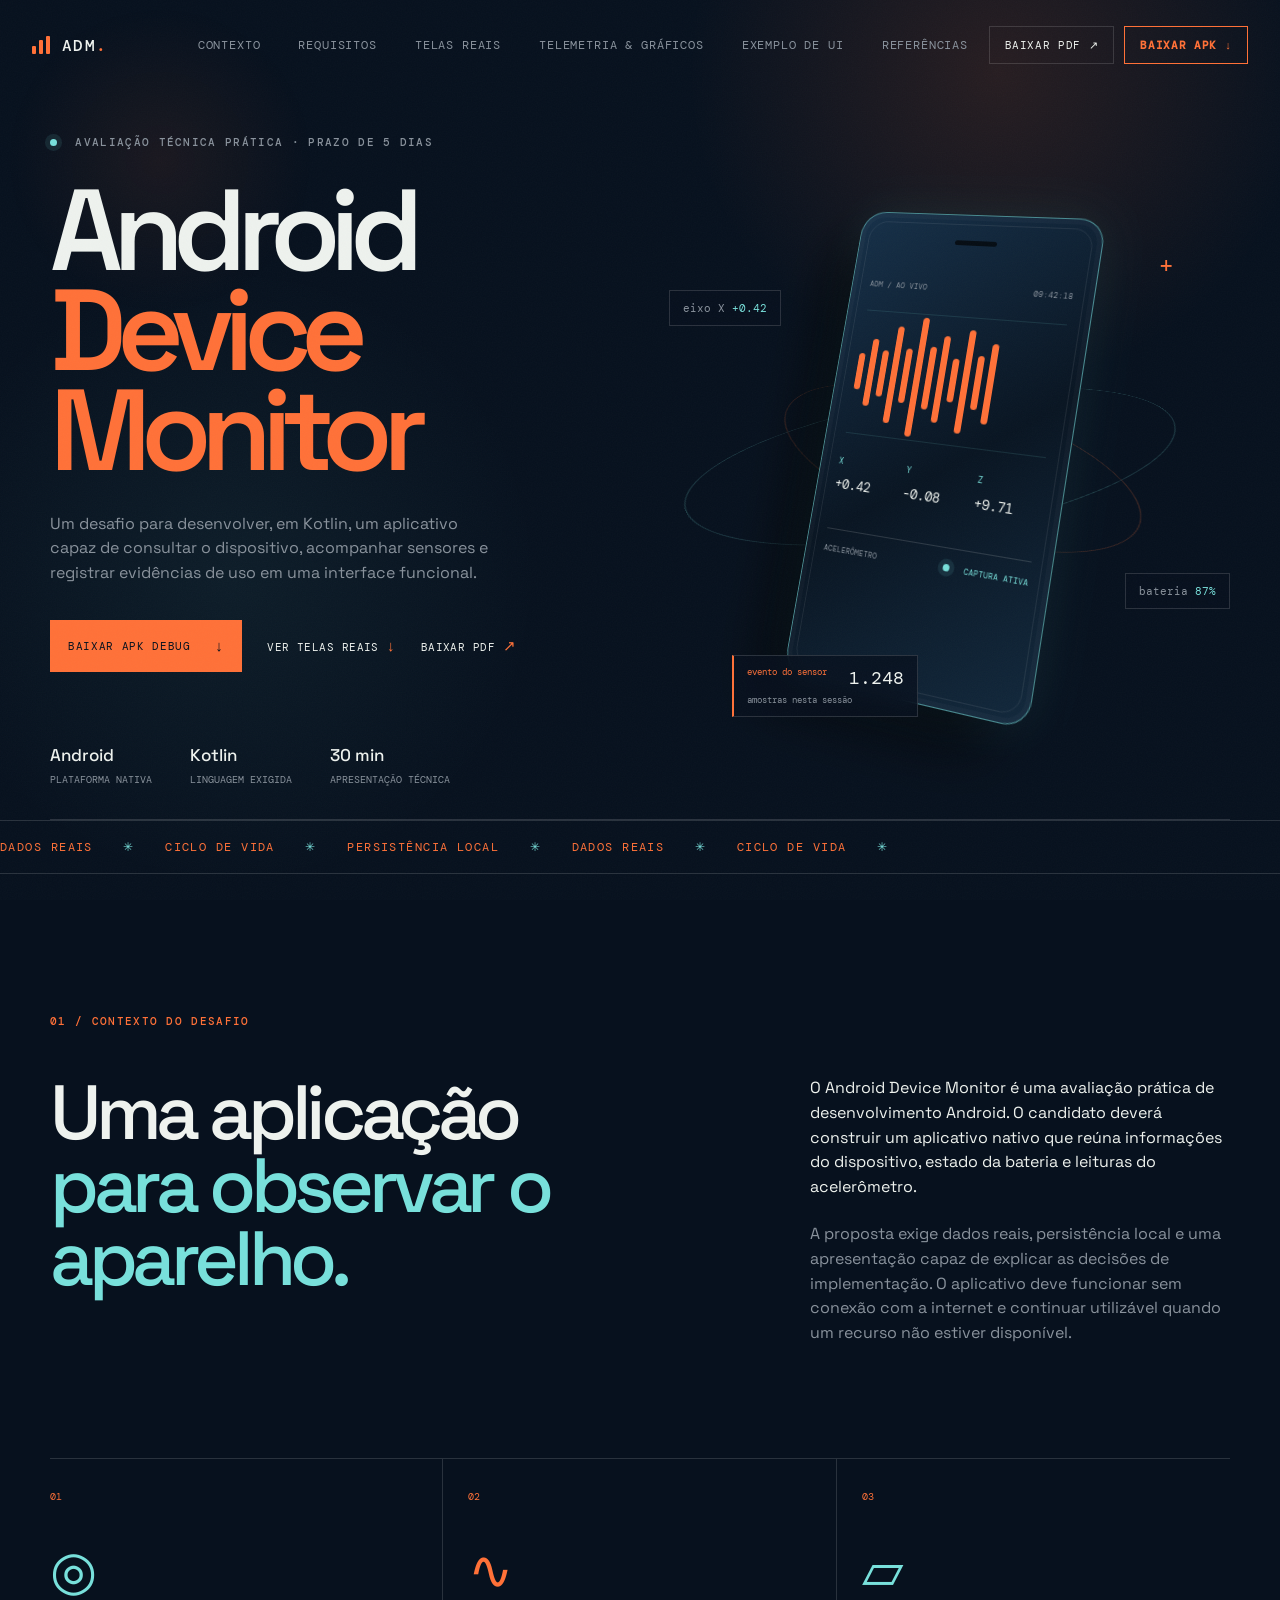
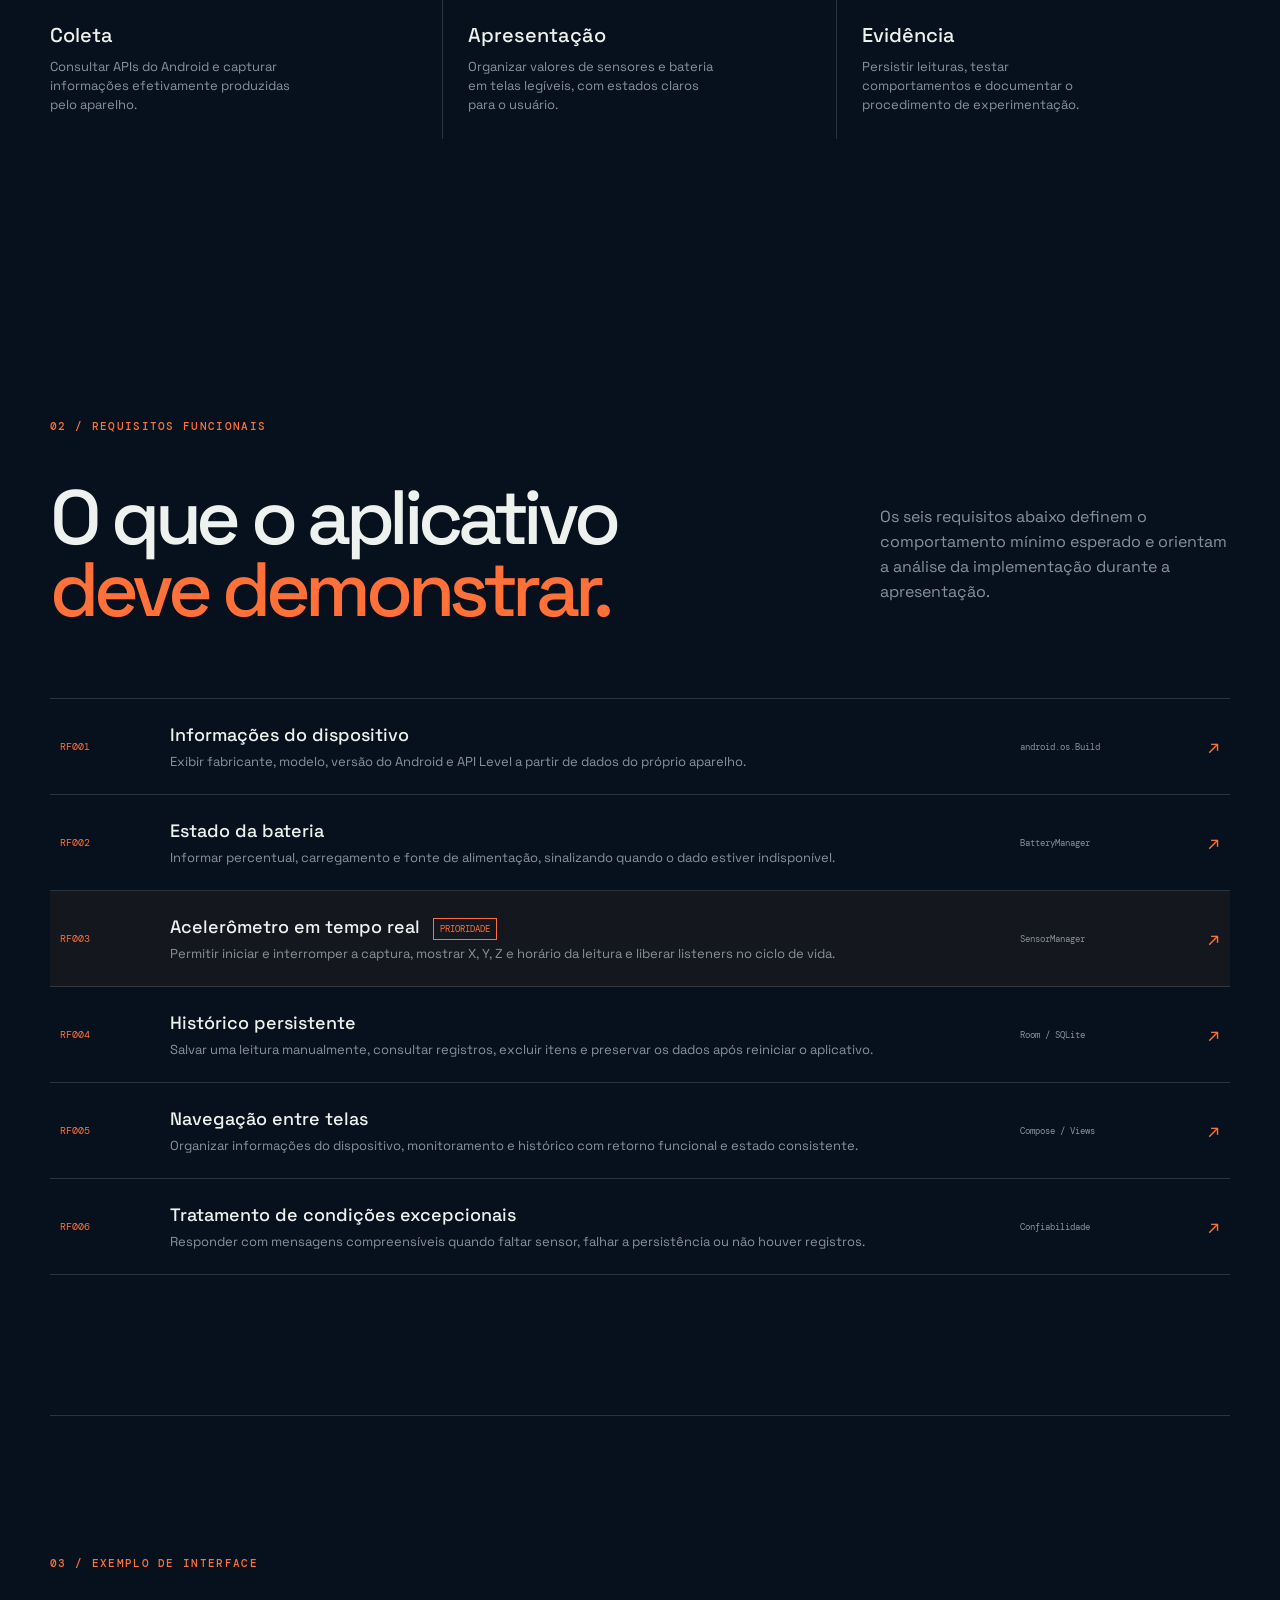
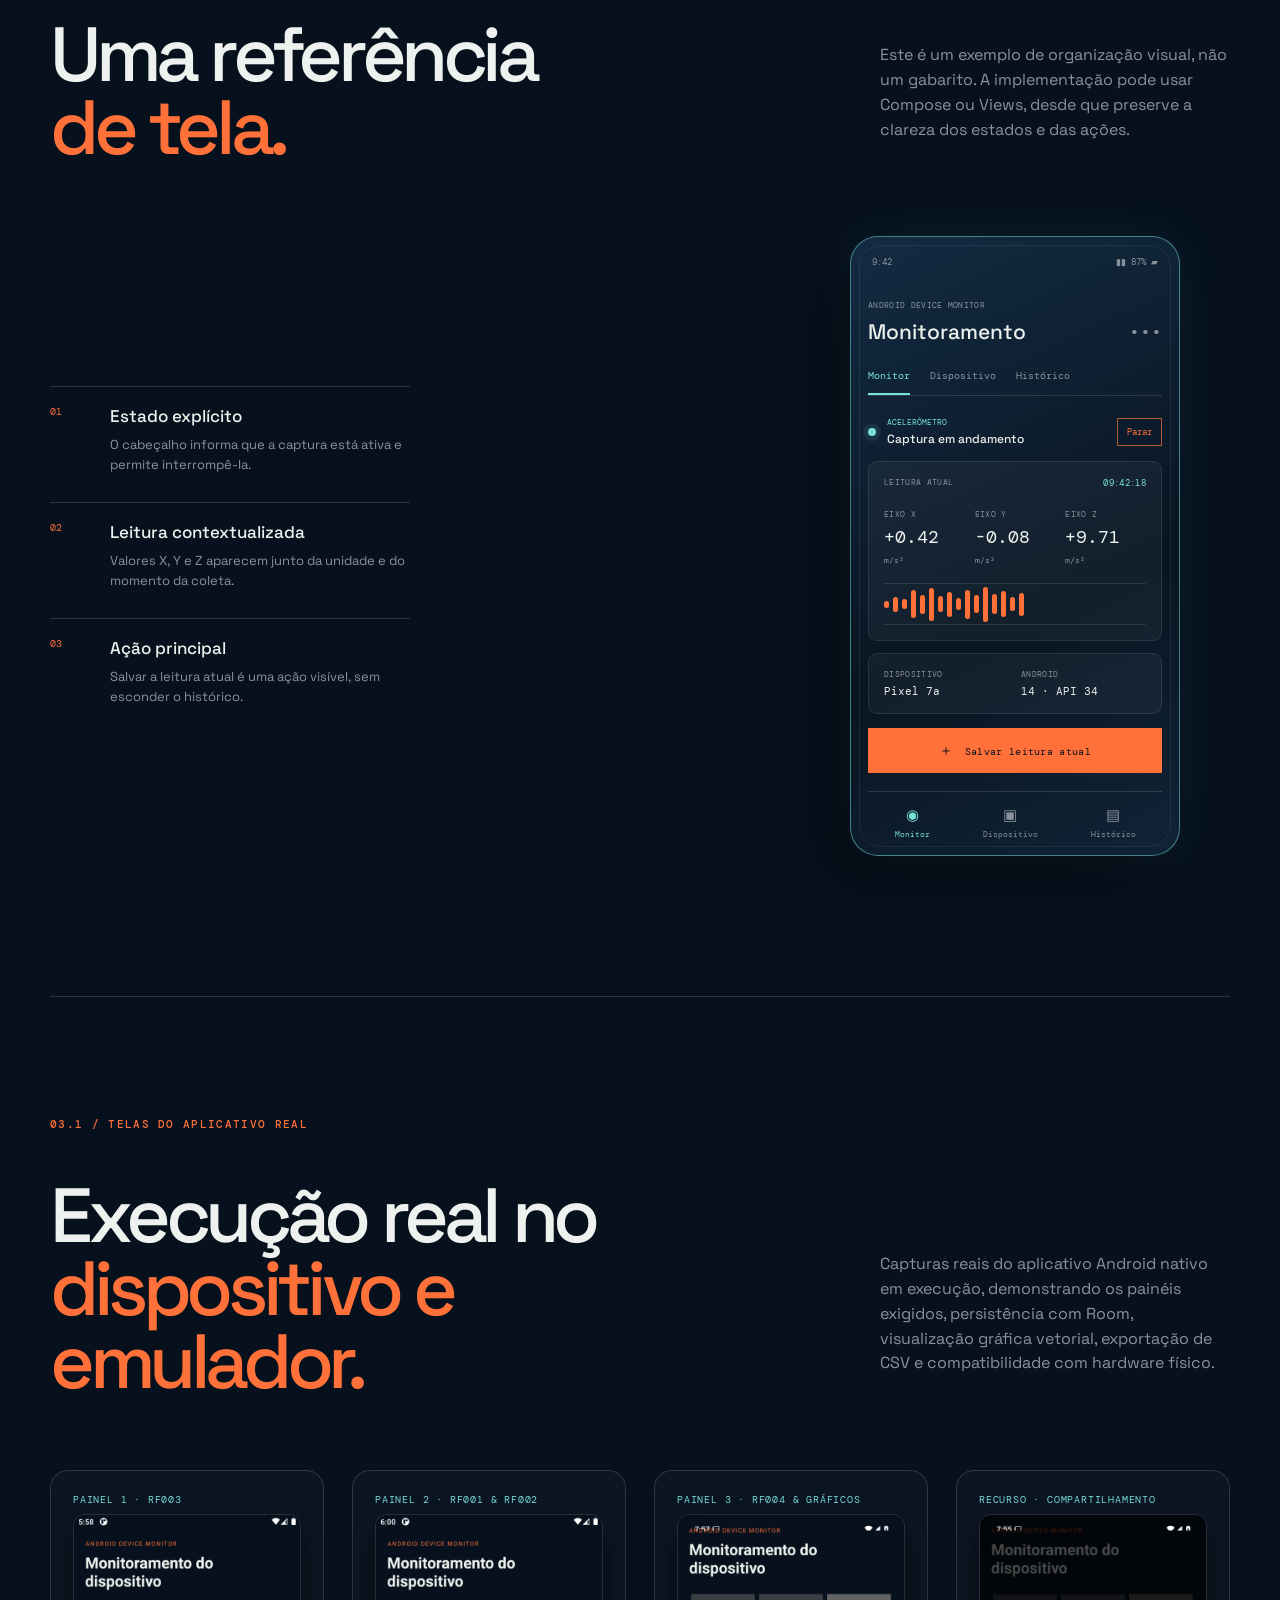
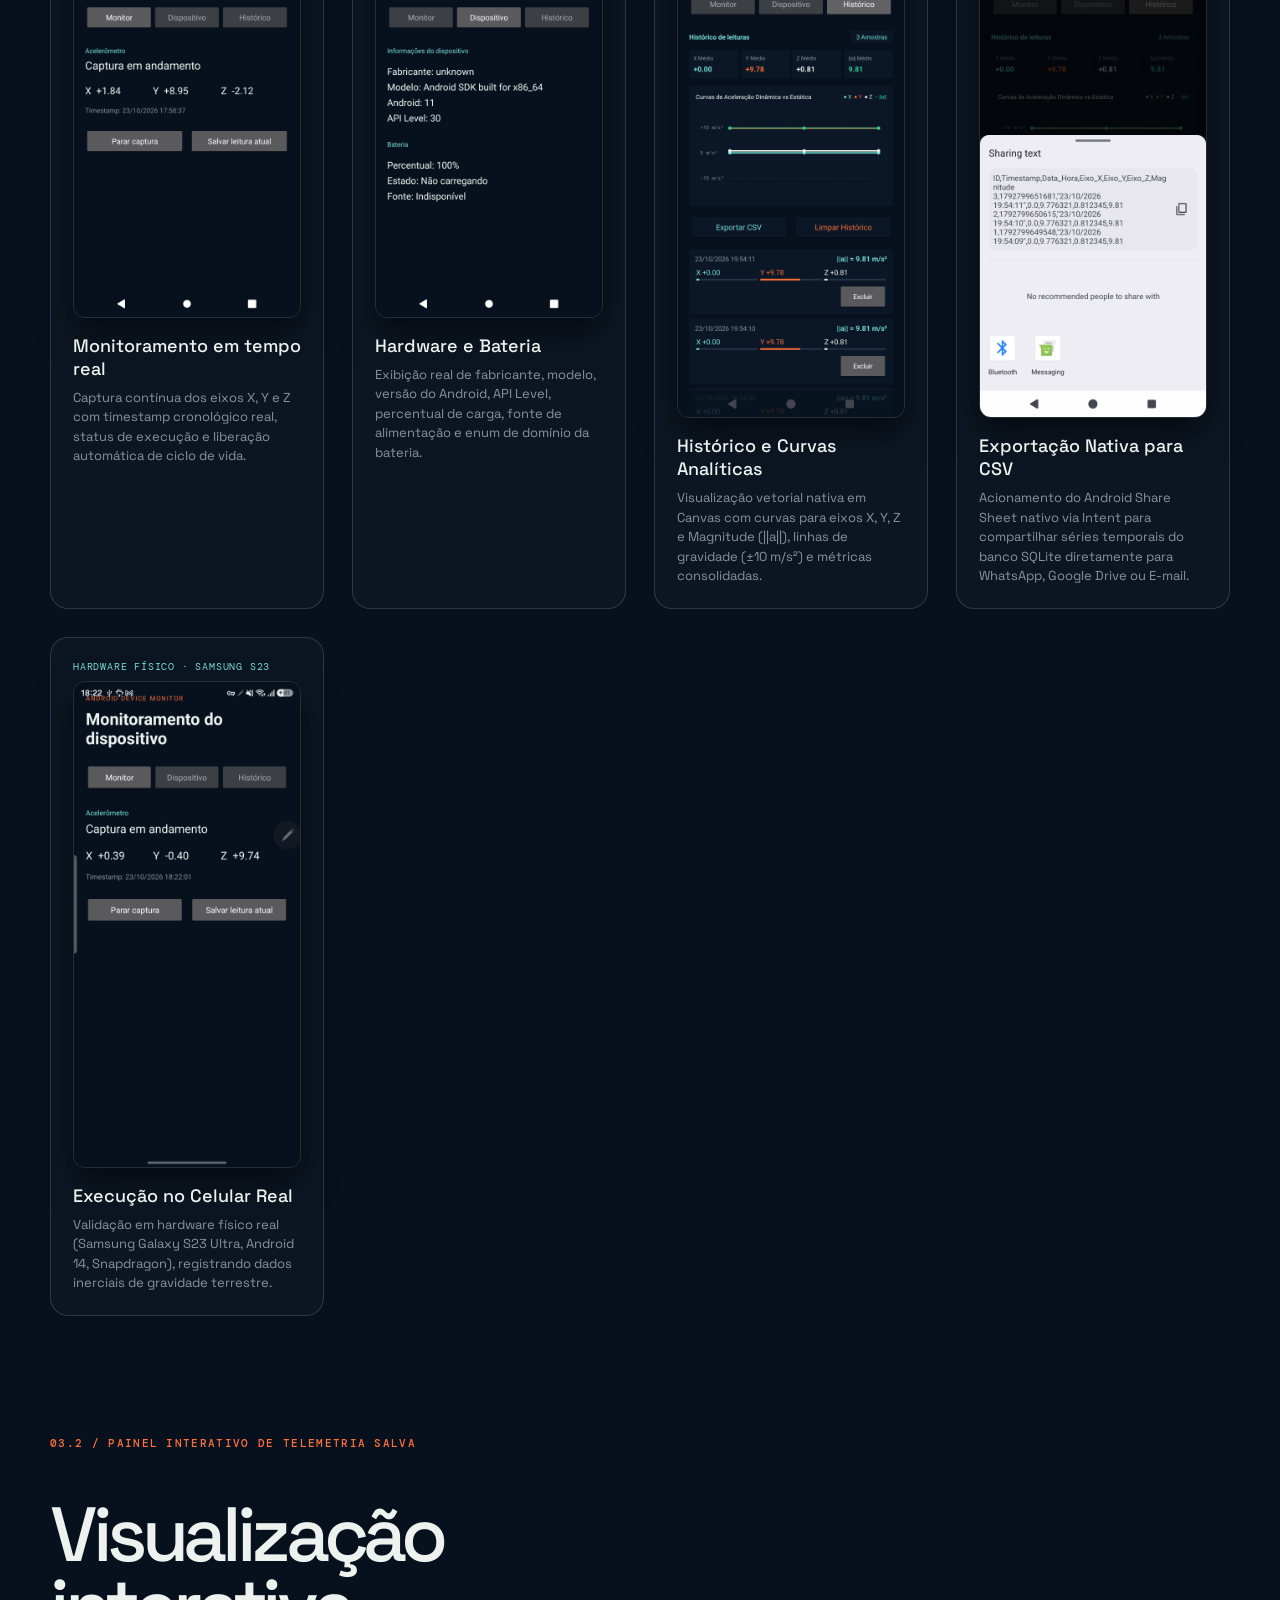
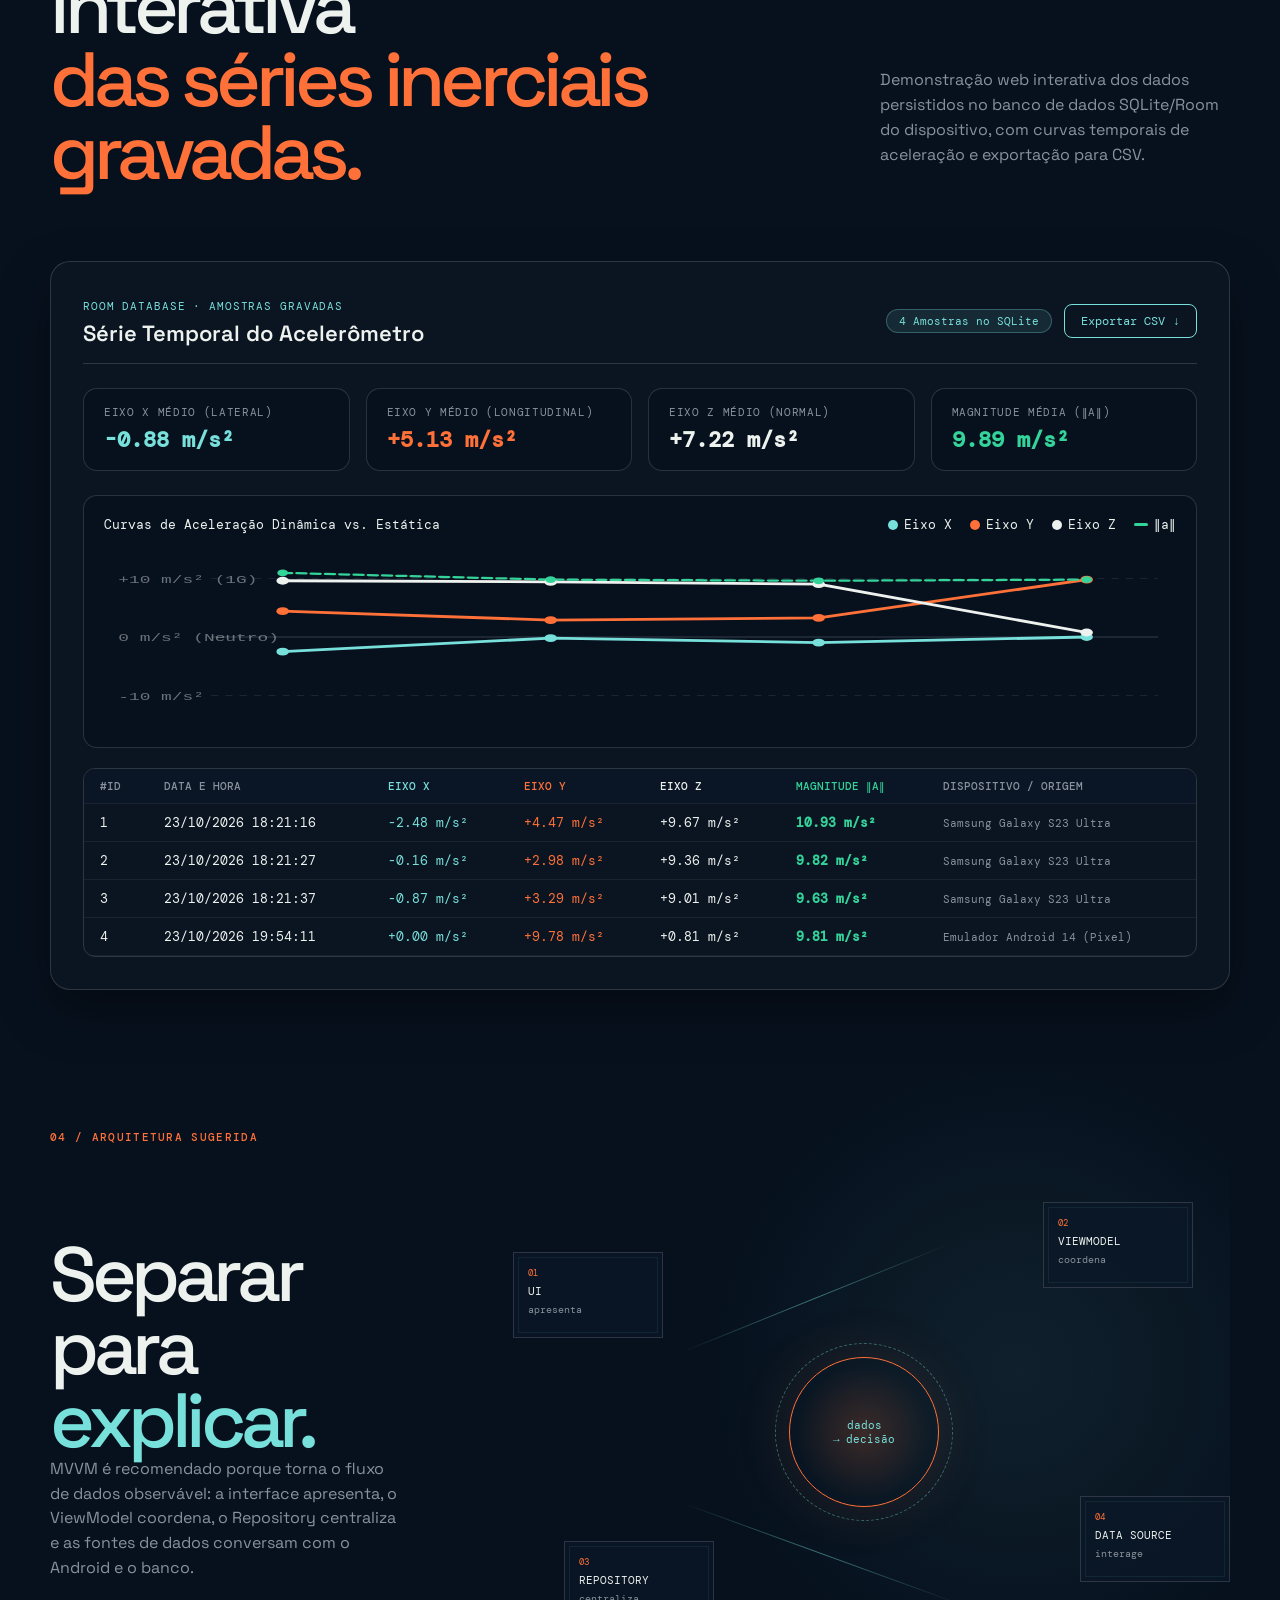
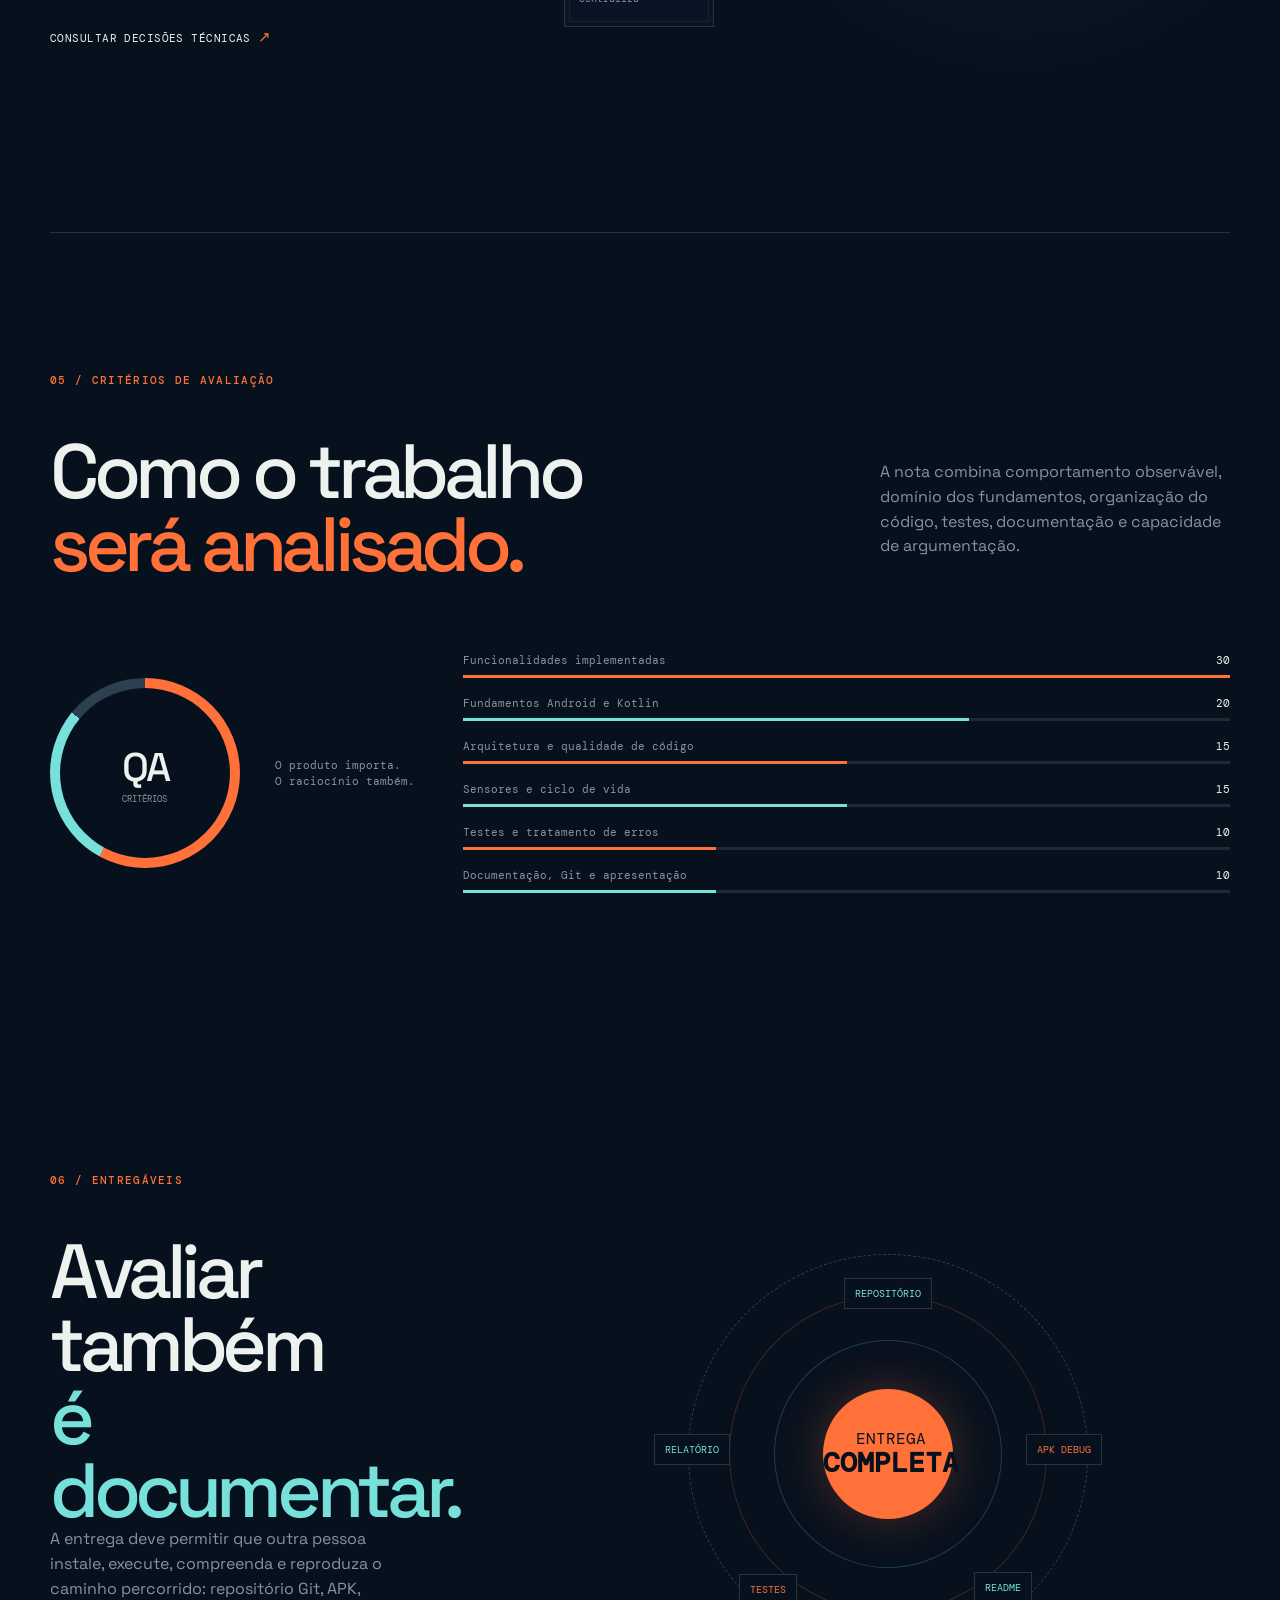
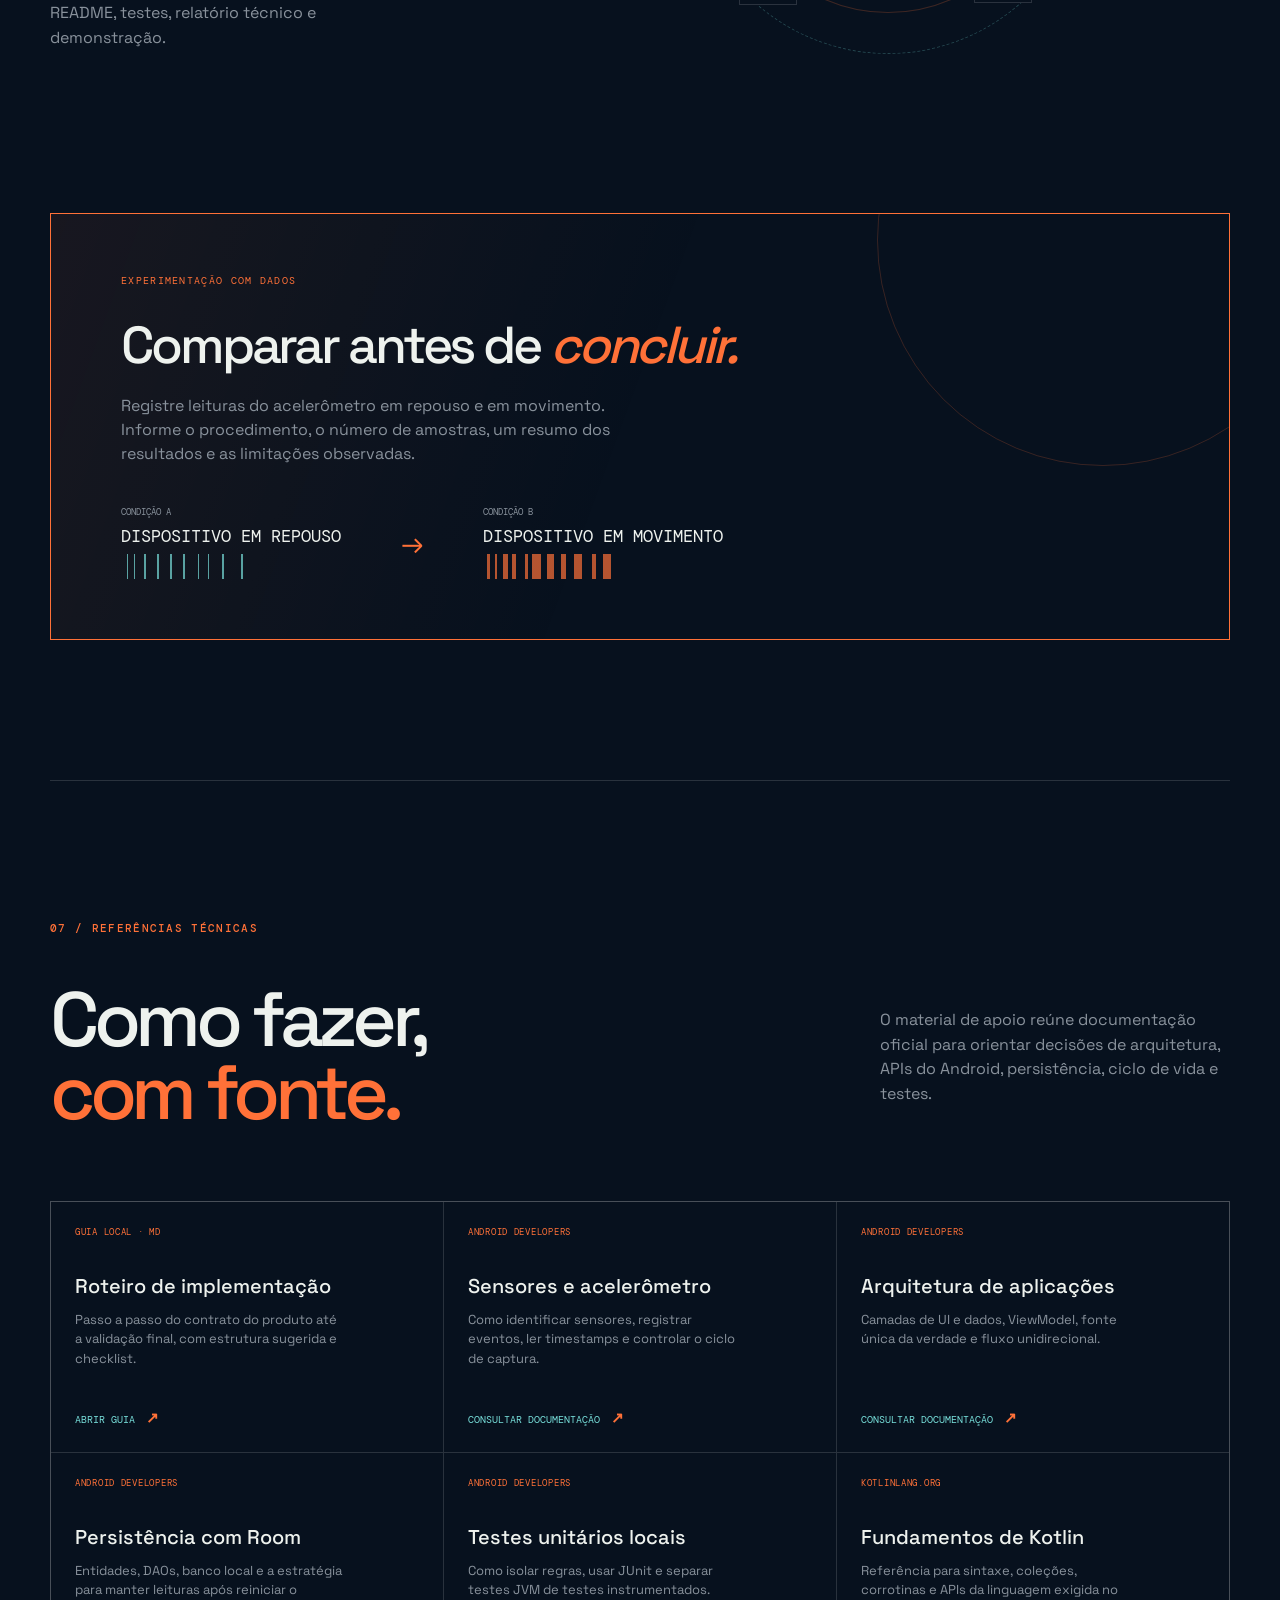
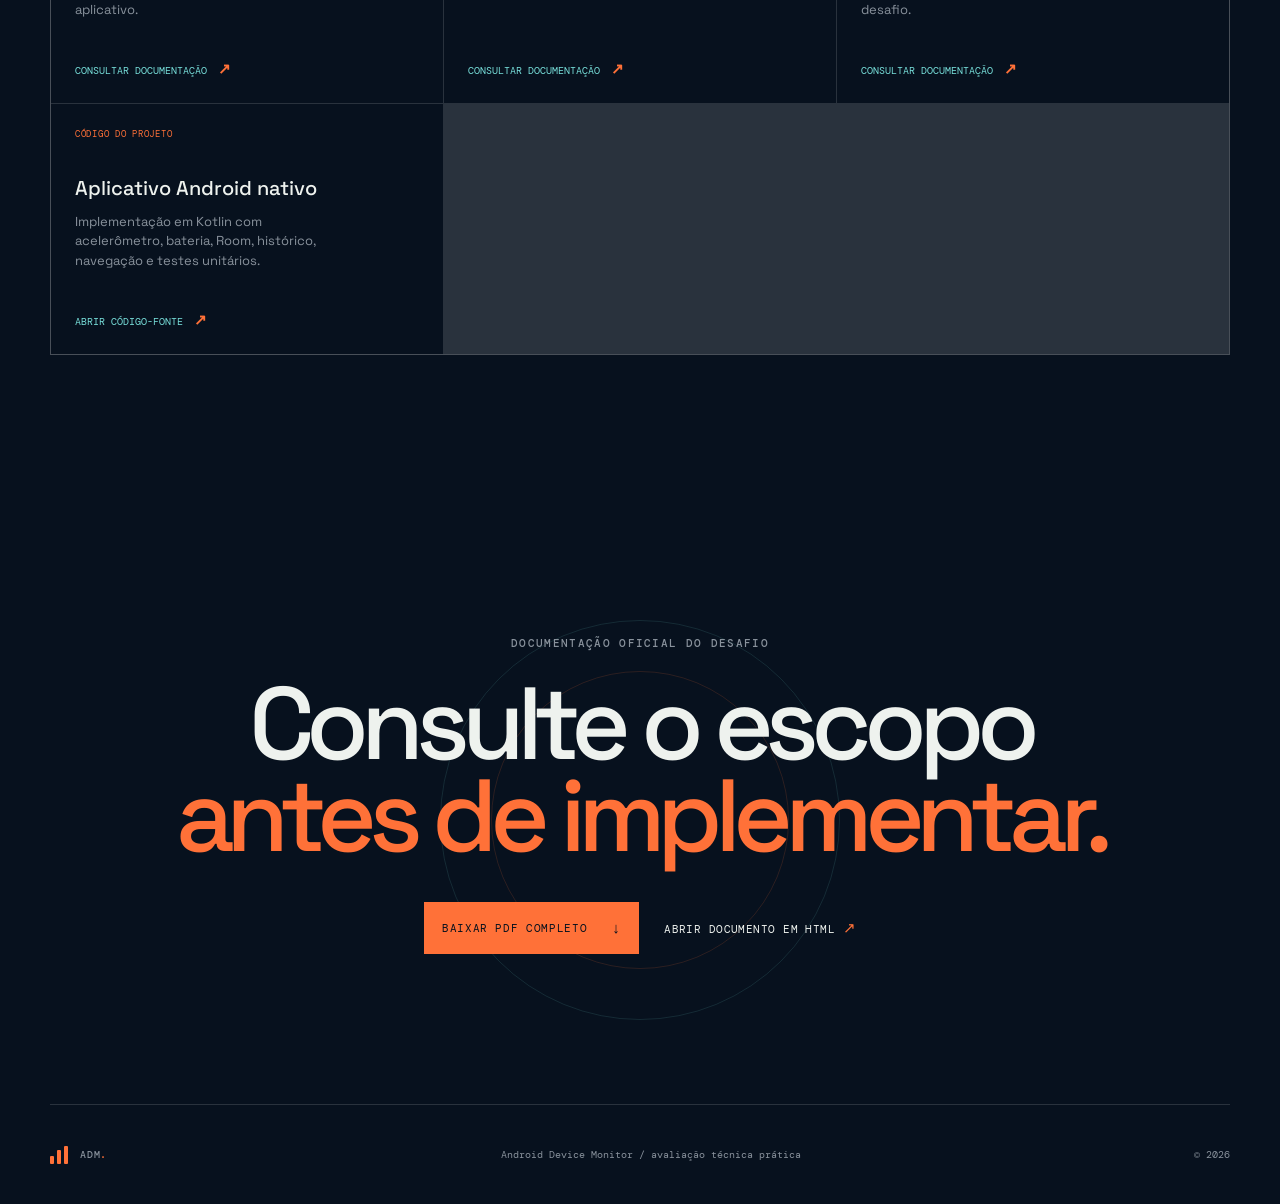
<file: index.html>
<!doctype html>
<html lang="pt-BR">
  <head>
    <meta charset="UTF-8" />
    <meta name="viewport" content="width=device-width, initial-scale=1.0" />
    <meta name="theme-color" content="#08111f" />
    <meta name="description" content="Desafio técnico prático para construir um monitor Android nativo." />
    <title>Android Device Monitor — Desafio técnico</title>
    <link rel="preconnect" href="https://fonts.googleapis.com" />
    <link rel="preconnect" href="https://fonts.gstatic.com" crossorigin />
    <link href="https://fonts.googleapis.com/css2?family=DM+Mono:wght@400;500&family=Space+Grotesk:wght@400;500;600;700&display=swap" rel="stylesheet" />
    <link rel="stylesheet" href="styles.css" />
  </head>
  <body>
    <div class="cursor-glow" aria-hidden="true"></div>
    <div class="grain" aria-hidden="true"></div>
    <header class="site-header">
      <a class="brand" href="#top" aria-label="Android Device Monitor">
        <span class="brand-mark"><i></i><i></i><i></i></span>
        <span>ADM<span class="brand-dot">.</span></span>
      </a>
      <nav class="top-nav" aria-label="Navegação principal">
        <a href="#brief">Contexto</a>
        <a href="#requirements">Requisitos</a>
        <a href="#screenshots">Telas Reais</a>
        <a href="#telemetry">Telemetria &amp; Gráficos</a>
        <a href="#ui-example">Exemplo de UI</a>
        <a href="#resources">Referências</a>
      </nav>
      <div style="display:flex;gap:10px;align-items:center;">
        <a class="nav-cta" href="docs/android-device-monitor-desafio.pdf" download>Baixar PDF <span>↗</span></a>
        <a class="nav-cta" href="docs/app-debug.apk" download style="border-color:var(--orange);color:var(--orange);font-weight:bold;">Baixar APK <span>↓</span></a>
      </div>
    </header>

    <main id="top">
      <section class="hero section-shell">
        <div class="hero-copy reveal">
          <p class="eyebrow"><span class="status-dot"></span> avaliação técnica prática · prazo de 5 dias</p>
          <h1>Android<br /><em>Device Monitor</em></h1>
          <p class="hero-lead">Um desafio para desenvolver, em Kotlin, um aplicativo capaz de consultar o dispositivo, acompanhar sensores e registrar evidências de uso em uma interface funcional.</p>
          <div class="hero-actions">
            <a class="button button-primary" href="docs/app-debug.apk" download>Baixar APK Debug <span>↓</span></a>
            <a class="text-link" href="#screenshots">Ver Telas Reais <span>↓</span></a>
            <a class="text-link" href="docs/android-device-monitor-desafio.pdf" download>Baixar PDF <span>↗</span></a>
          </div>
          <div class="hero-stats">
            <div><strong>Android</strong><span>plataforma nativa</span></div>
            <div><strong>Kotlin</strong><span>linguagem exigida</span></div>
            <div><strong>30 min</strong><span>apresentação técnica</span></div>
          </div>
        </div>
        <div class="hero-visual reveal reveal-delay" aria-label="Visualização 3D abstrata de um dispositivo e sinais de telemetria">
          <div class="orbit orbit-a"></div>
          <div class="orbit orbit-b"></div>
          <div class="signal signal-a">eixo X <b>+0.42</b></div>
          <div class="signal signal-b">bateria <b>87%</b></div>
          <div class="phone-tilt" id="device-card">
            <div class="phone-face">
              <div class="phone-camera"></div>
              <div class="phone-ui-top"><span>ADM / AO VIVO</span><span>09:42:18</span></div>
              <div class="waveform"><i></i><i></i><i></i><i></i><i></i><i></i><i></i><i></i><i></i><i></i><i></i><i></i></div>
              <div class="axis-readout"><div><span>X</span><b>+0.42</b></div><div><span>Y</span><b>-0.08</b></div><div><span>Z</span><b>+9.71</b></div></div>
              <div class="phone-line"></div>
              <div class="phone-foot"><span>ACELERÔMETRO</span><span class="live-label"><i></i> CAPTURA ATIVA</span></div>
            </div>
          </div>
          <div class="telemetry-chip"><span>evento do sensor</span><b>1.248</b><small>amostras nesta sessão</small></div>
          <div class="hero-crosshair">+</div>
        </div>
      </section>

      <section class="marquee-band" aria-hidden="true"><div class="marquee-track">DADOS REAIS <span>✳</span> CICLO DE VIDA <span>✳</span> PERSISTÊNCIA LOCAL <span>✳</span> DADOS REAIS <span>✳</span> CICLO DE VIDA <span>✳</span></div></section>

      <section class="brief section-shell" id="brief">
        <div class="section-index">01 / CONTEXTO DO DESAFIO</div>
        <div class="brief-grid">
          <div class="reveal"><h2>Uma aplicação<br /><span>para observar o aparelho.</span></h2></div>
          <div class="brief-body reveal reveal-delay"><p>O Android Device Monitor é uma avaliação prática de desenvolvimento Android. O candidato deverá construir um aplicativo nativo que reúna informações do dispositivo, estado da bateria e leituras do acelerômetro.</p><p class="muted">A proposta exige dados reais, persistência local e uma apresentação capaz de explicar as decisões de implementação. O aplicativo deve funcionar sem conexão com a internet e continuar utilizável quando um recurso não estiver disponível.</p></div>
        </div>
        <div class="principles">
          <article class="principle-card reveal"><span class="card-number">01</span><div class="card-icon icon-scan">◎</div><h3>Coleta</h3><p>Consultar APIs do Android e capturar informações efetivamente produzidas pelo aparelho.</p></article>
          <article class="principle-card principle-card-active reveal reveal-delay"><span class="card-number">02</span><div class="card-icon icon-wave">∿</div><h3>Apresentação</h3><p>Organizar valores de sensores e bateria em telas legíveis, com estados claros para o usuário.</p></article>
          <article class="principle-card reveal reveal-delay-2"><span class="card-number">03</span><div class="card-icon icon-stack">▱</div><h3>Evidência</h3><p>Persistir leituras, testar comportamentos e documentar o procedimento de experimentação.</p></article>
        </div>
      </section>

      <section class="requirements section-shell" id="requirements">
        <div class="section-index">02 / REQUISITOS FUNCIONAIS</div>
        <div class="section-heading"><div><h2>O que o aplicativo<br /><em>deve demonstrar.</em></h2></div><p>Os seis requisitos abaixo definem o comportamento mínimo esperado e orientam a análise da implementação durante a apresentação.</p></div>
        <div class="requirement-list">
          <article class="requirement-row reveal"><div class="req-id">RF001</div><div class="req-main"><h3>Informações do dispositivo</h3><p>Exibir fabricante, modelo, versão do Android e API Level a partir de dados do próprio aparelho.</p></div><div class="req-api">android.os.Build</div><div class="req-arrow">↗</div></article>
          <article class="requirement-row reveal"><div class="req-id">RF002</div><div class="req-main"><h3>Estado da bateria</h3><p>Informar percentual, carregamento e fonte de alimentação, sinalizando quando o dado estiver indisponível.</p></div><div class="req-api">BatteryManager</div><div class="req-arrow">↗</div></article>
          <article class="requirement-row requirement-highlight reveal"><div class="req-id">RF003</div><div class="req-main"><h3>Acelerômetro em tempo real <span class="live-pill">PRIORIDADE</span></h3><p>Permitir iniciar e interromper a captura, mostrar X, Y, Z e horário da leitura e liberar listeners no ciclo de vida.</p></div><div class="req-api">SensorManager</div><div class="req-arrow">↗</div></article>
          <article class="requirement-row reveal"><div class="req-id">RF004</div><div class="req-main"><h3>Histórico persistente</h3><p>Salvar uma leitura manualmente, consultar registros, excluir itens e preservar os dados após reiniciar o aplicativo.</p></div><div class="req-api">Room / SQLite</div><div class="req-arrow">↗</div></article>
          <article class="requirement-row reveal"><div class="req-id">RF005</div><div class="req-main"><h3>Navegação entre telas</h3><p>Organizar informações do dispositivo, monitoramento e histórico com retorno funcional e estado consistente.</p></div><div class="req-api">Compose / Views</div><div class="req-arrow">↗</div></article>
          <article class="requirement-row reveal"><div class="req-id">RF006</div><div class="req-main"><h3>Tratamento de condições excepcionais</h3><p>Responder com mensagens compreensíveis quando faltar sensor, falhar a persistência ou não houver registros.</p></div><div class="req-api">Confiabilidade</div><div class="req-arrow">↗</div></article>
        </div>
      </section>

      <section class="ui-example section-shell" id="ui-example">
        <div class="section-index">03 / EXEMPLO DE INTERFACE</div>
        <div class="section-heading"><div><h2>Uma referência<br /><em>de tela.</em></h2></div><p>Este é um exemplo de organização visual, não um gabarito. A implementação pode usar Compose ou Views, desde que preserve a clareza dos estados e das ações.</p></div>
        <div class="ui-showcase">
          <div class="ui-notes reveal"><div class="ui-note"><span>01</span><div><strong>Estado explícito</strong><p>O cabeçalho informa que a captura está ativa e permite interrompê-la.</p></div></div><div class="ui-note"><span>02</span><div><strong>Leitura contextualizada</strong><p>Valores X, Y e Z aparecem junto da unidade e do momento da coleta.</p></div></div><div class="ui-note"><span>03</span><div><strong>Ação principal</strong><p>Salvar a leitura atual é uma ação visível, sem esconder o histórico.</p></div></div></div>
          <div class="ui-device reveal reveal-delay" aria-label="Exemplo de interface do Android Device Monitor">
            <div class="ui-device-bar"><span>9:42</span><span>▮▮ 87% ▰</span></div>
            <div class="ui-appbar"><div><small>ANDROID DEVICE MONITOR</small><strong>Monitoramento</strong></div><span class="ui-menu">•••</span></div>
            <div class="ui-tabs"><span class="active">Monitor</span><span>Dispositivo</span><span>Histórico</span></div>
            <div class="ui-live-state"><span class="live-pulse"></span><div><small>ACELERÔMETRO</small><strong>Captura em andamento</strong></div><button type="button">Parar</button></div>
            <div class="ui-reading-card"><div class="ui-reading-head"><span>LEITURA ATUAL</span><b>09:42:18</b></div><div class="ui-reading-values"><div><small>EIXO X</small><strong>+0.42</strong><span>m/s²</span></div><div><small>EIXO Y</small><strong>-0.08</strong><span>m/s²</span></div><div><small>EIXO Z</small><strong>+9.71</strong><span>m/s²</span></div></div><div class="ui-sparkline"><i></i><i></i><i></i><i></i><i></i><i></i><i></i><i></i><i></i><i></i><i></i><i></i><i></i><i></i><i></i><i></i></div></div>
            <div class="ui-device-card"><div><small>DISPOSITIVO</small><strong>Pixel 7a</strong></div><div><small>ANDROID</small><strong>14 · API 34</strong></div></div>
            <button class="ui-save" type="button"><span>＋</span> Salvar leitura atual</button>
            <div class="ui-bottom-nav"><span class="selected">◉<small>Monitor</small></span><span>▣<small>Dispositivo</small></span><span>▤<small>Histórico</small></span></div>
          </div>
        </div>
      </section>

      <section class="screenshots-section section-shell" id="screenshots">
        <div class="section-index">03.1 / TELAS DO APLICATIVO REAL</div>
        <div class="section-heading">
          <div><h2>Execução real no<br /><em>dispositivo e emulador.</em></h2></div>
          <p>Capturas reais do aplicativo Android nativo em execução, demonstrando os painéis exigidos, persistência com Room, visualização gráfica vetorial, exportação de CSV e compatibilidade com hardware físico.</p>
        </div>
        <div class="screenshots-grid">
          <article class="screenshot-card reveal">
            <span class="screenshot-tag">Painel 1 · RF003</span>
            <img src="assets/screenshot-monitor.png" alt="Tela de Monitoramento do Acelerômetro" loading="lazy" />
            <h3>Monitoramento em tempo real</h3>
            <p>Captura contínua dos eixos X, Y e Z com timestamp cronológico real, status de execução e liberação automática de ciclo de vida.</p>
          </article>
          <article class="screenshot-card reveal reveal-delay">
            <span class="screenshot-tag">Painel 2 · RF001 &amp; RF002</span>
            <img src="assets/screenshot-dispositivo.png" alt="Tela de Informações do Dispositivo e Bateria" loading="lazy" />
            <h3>Hardware e Bateria</h3>
            <p>Exibição real de fabricante, modelo, versão do Android, API Level, percentual de carga, fonte de alimentação e enum de domínio da bateria.</p>
          </article>
          <article class="screenshot-card reveal reveal-delay-2">
            <span class="screenshot-tag">Painel 3 · RF004 &amp; Gráficos</span>
            <img src="assets/screenshot-historico.png" alt="Tela de Histórico com Gráfico de Curvas Vetoriais" loading="lazy" />
            <h3>Histórico e Curvas Analíticas</h3>
            <p>Visualização vetorial nativa em Canvas com curvas para eixos X, Y, Z e Magnitude (||a||), linhas de gravidade (±10 m/s²) e métricas consolidadas.</p>
          </article>
          <article class="screenshot-card reveal">
            <span class="screenshot-tag">Recurso · Compartilhamento</span>
            <img src="assets/screenshot-export-csv.png" alt="Exportação de CSV pelo Android Share Sheet" loading="lazy" />
            <h3>Exportação Nativa para CSV</h3>
            <p>Acionamento do Android Share Sheet nativo via Intent para compartilhar séries temporais do banco SQLite diretamente para WhatsApp, Google Drive ou E-mail.</p>
          </article>
          <article class="screenshot-card reveal reveal-delay">
            <span class="screenshot-tag">Hardware Físico · Samsung S23</span>
            <img src="assets/screenshot-samsung-real.png" alt="Execução em Samsung Galaxy S23 Ultra Físico" loading="lazy" />
            <h3>Execução no Celular Real</h3>
            <p>Validação em hardware físico real (Samsung Galaxy S23 Ultra, Android 14, Snapdragon), registrando dados inerciais de gravidade terrestre.</p>
          </article>
        </div>
      </section>

      <section class="section-shell" id="telemetry">
        <div class="section-index">03.2 / PAINEL INTERATIVO DE TELEMETRIA SALVA</div>
        <div class="section-heading">
          <div><h2>Visualização interativa<br /><em>das séries inerciais gravadas.</em></h2></div>
          <p>Demonstração web interativa dos dados persistidos no banco de dados SQLite/Room do dispositivo, com curvas temporais de aceleração e exportação para CSV.</p>
        </div>

        <div class="telemetry-dashboard reveal">
          <div style="display:flex;justify-content:space-between;align-items:center;flex-wrap:wrap;gap:12px;border-bottom:1px solid var(--line);padding-bottom:16px;">
            <div>
              <span style="font:11px var(--mono);color:var(--cyan);text-transform:uppercase;letter-spacing:.08em;">Room Database · Amostras Gravadas</span>
              <h3 style="font-size:22px;margin:4px 0 0;font-weight:600;">Série Temporal do Acelerômetro</h3>
            </div>
            <div style="display:flex;gap:12px;align-items:center;">
              <span style="background:rgba(120,224,219,.1);color:var(--cyan);border:1px solid rgba(120,224,219,.3);padding:4px 12px;border-radius:20px;font:11px var(--mono);">4 Amostras no SQLite</span>
              <button onclick="downloadBrowserCSV()" class="btn-csv">Exportar CSV <span>↓</span></button>
            </div>
          </div>

          <!-- Metrics Grid -->
          <div class="telemetry-stats">
            <div class="stat-box">
              <small>Eixo X Médio (Lateral)</small>
              <strong style="color:var(--cyan);">-0.88 m/s²</strong>
            </div>
            <div class="stat-box">
              <small>Eixo Y Médio (Longitudinal)</small>
              <strong style="color:var(--orange);">+5.13 m/s²</strong>
            </div>
            <div class="stat-box">
              <small>Eixo Z Médio (Normal)</small>
              <strong style="color:var(--paper);">+7.22 m/s²</strong>
            </div>
            <div class="stat-box">
              <small>Magnitude Média (‖a‖)</small>
              <strong style="color:#34D399;">9.89 m/s²</strong>
            </div>
          </div>

          <!-- Interactive Vector Chart (SVG) -->
          <div class="telemetry-chart-wrap">
            <div class="chart-header">
              <span>Curvas de Aceleração Dinâmica vs. Estática</span>
              <div class="chart-legend">
                <span><i style="background:#78E0DB;"></i> Eixo X</span>
                <span><i style="background:#FF7138;"></i> Eixo Y</span>
                <span><i style="background:#EEF2EE;"></i> Eixo Z</span>
                <span><i style="background:#34D399;border-radius:2px;width:14px;height:3px;"></i> ‖a‖</span>
              </div>
            </div>
            <div class="telemetry-svg-container">
              <svg viewBox="0 0 600 160" preserveAspectRatio="none">
                <!-- Reference Lines -->
                <line x1="60" y1="28" x2="590" y2="28" stroke="rgba(255,255,255,0.08)" stroke-dasharray="4,4" />
                <line x1="60" y1="80" x2="590" y2="80" stroke="rgba(255,255,255,0.18)" />
                <line x1="60" y1="132" x2="590" y2="132" stroke="rgba(255,255,255,0.08)" stroke-dasharray="4,4" />
                <!-- Y Axis Labels -->
                <text x="8" y="32" fill="rgba(255,255,255,0.4)" font-size="10" font-family="monospace">+10 m/s² (1G)</text>
                <text x="8" y="84" fill="rgba(255,255,255,0.4)" font-size="10" font-family="monospace">0 m/s² (Neutro)</text>
                <text x="8" y="136" fill="rgba(255,255,255,0.4)" font-size="10" font-family="monospace">-10 m/s²</text>
                <!-- Curves: X, Y, Z, Magnitude -->
                <!-- X Path: -2.48, -0.16, -0.87, +0.00 -> Y coords: 93, 81, 85, 80 -->
                <path d="M 100 93 L 250 81 L 400 85 L 550 80" fill="none" stroke="#78E0DB" stroke-width="2.5" stroke-linecap="round" />
                <!-- Y Path: +4.47, +2.98, +3.29, +9.78 -> Y coords: 57, 65, 63, 29 -->
                <path d="M 100 57 L 250 65 L 400 63 L 550 29" fill="none" stroke="#FF7138" stroke-width="2.5" stroke-linecap="round" />
                <!-- Z Path: +9.67, +9.36, +9.01, +0.81 -> Y coords: 30, 31, 33, 76 -->
                <path d="M 100 30 L 250 31 L 400 33 L 550 76" fill="none" stroke="#EEF2EE" stroke-width="2.5" stroke-linecap="round" />
                <!-- Mag Path: 10.93, 9.82, 9.63, 9.81 -> Y coords: 23, 29, 30, 29 -->
                <path d="M 100 23 L 250 29 L 400 30 L 550 29" fill="none" stroke="#34D399" stroke-width="2" stroke-dasharray="5,3" stroke-linecap="round" />
                <!-- Point dots -->
                <circle cx="100" cy="93" r="3.5" fill="#78E0DB" />
                <circle cx="250" cy="81" r="3.5" fill="#78E0DB" />
                <circle cx="400" cy="85" r="3.5" fill="#78E0DB" />
                <circle cx="550" cy="80" r="3.5" fill="#78E0DB" />

                <circle cx="100" cy="57" r="3.5" fill="#FF7138" />
                <circle cx="250" cy="65" r="3.5" fill="#FF7138" />
                <circle cx="400" cy="63" r="3.5" fill="#FF7138" />
                <circle cx="550" cy="29" r="3.5" fill="#FF7138" />

                <circle cx="100" cy="30" r="3.5" fill="#EEF2EE" />
                <circle cx="250" cy="31" r="3.5" fill="#EEF2EE" />
                <circle cx="400" cy="33" r="3.5" fill="#EEF2EE" />
                <circle cx="550" cy="76" r="3.5" fill="#EEF2EE" />

                <circle cx="100" cy="23" r="3" fill="#34D399" />
                <circle cx="250" cy="29" r="3" fill="#34D399" />
                <circle cx="400" cy="30" r="3" fill="#34D399" />
                <circle cx="550" cy="29" r="3" fill="#34D399" />
              </svg>
            </div>
          </div>

          <!-- Samples Table -->
          <div class="telemetry-table-wrap">
            <table class="telemetry-table">
              <thead>
                <tr>
                  <th>#ID</th>
                  <th>Data e Hora</th>
                  <th style="color:var(--cyan);">Eixo X</th>
                  <th style="color:var(--orange);">Eixo Y</th>
                  <th style="color:var(--paper);">Eixo Z</th>
                  <th style="color:#34D399;">Magnitude ‖a‖</th>
                  <th>Dispositivo / Origem</th>
                </tr>
              </thead>
              <tbody>
                <tr>
                  <td>1</td>
                  <td>23/10/2026 18:21:16</td>
                  <td style="color:var(--cyan);">-2.48 m/s²</td>
                  <td style="color:var(--orange);">+4.47 m/s²</td>
                  <td style="color:var(--paper);">+9.67 m/s²</td>
                  <td style="color:#34D399;font-weight:bold;">10.93 m/s²</td>
                  <td><span style="color:var(--muted);font-size:11px;">Samsung Galaxy S23 Ultra</span></td>
                </tr>
                <tr>
                  <td>2</td>
                  <td>23/10/2026 18:21:27</td>
                  <td style="color:var(--cyan);">-0.16 m/s²</td>
                  <td style="color:var(--orange);">+2.98 m/s²</td>
                  <td style="color:var(--paper);">+9.36 m/s²</td>
                  <td style="color:#34D399;font-weight:bold;">9.82 m/s²</td>
                  <td><span style="color:var(--muted);font-size:11px;">Samsung Galaxy S23 Ultra</span></td>
                </tr>
                <tr>
                  <td>3</td>
                  <td>23/10/2026 18:21:37</td>
                  <td style="color:var(--cyan);">-0.87 m/s²</td>
                  <td style="color:var(--orange);">+3.29 m/s²</td>
                  <td style="color:var(--paper);">+9.01 m/s²</td>
                  <td style="color:#34D399;font-weight:bold;">9.63 m/s²</td>
                  <td><span style="color:var(--muted);font-size:11px;">Samsung Galaxy S23 Ultra</span></td>
                </tr>
                <tr>
                  <td>4</td>
                  <td>23/10/2026 19:54:11</td>
                  <td style="color:var(--cyan);">+0.00 m/s²</td>
                  <td style="color:var(--orange);">+9.78 m/s²</td>
                  <td style="color:var(--paper);">+0.81 m/s²</td>
                  <td style="color:#34D399;font-weight:bold;">9.81 m/s²</td>
                  <td><span style="color:var(--muted);font-size:11px;">Emulador Android 14 (Pixel)</span></td>
                </tr>
              </tbody>
            </table>
          </div>
        </div>
      </section>

      <section class="architecture section-shell">
        <div class="section-index">04 / ARQUITETURA SUGERIDA</div>
        <div class="architecture-layout"><div class="architecture-copy reveal"><h2>Separar para<br /><span>explicar.</span></h2><p>MVVM é recomendado porque torna o fluxo de dados observável: a interface apresenta, o ViewModel coordena, o Repository centraliza e as fontes de dados conversam com o Android e o banco.</p><a class="text-link" href="docs/android-device-monitor-desafio.pdf" download>consultar decisões técnicas <span>↗</span></a></div><div class="architecture-map reveal reveal-delay"><div class="map-line line-one"></div><div class="map-line line-two"></div><div class="map-node node-ui"><small>01</small><strong>UI</strong><span>apresenta</span></div><div class="map-node node-vm"><small>02</small><strong>VIEWMODEL</strong><span>coordena</span></div><div class="map-node node-repo"><small>03</small><strong>REPOSITORY</strong><span>centraliza</span></div><div class="map-node node-data"><small>04</small><strong>DATA SOURCE</strong><span>interage</span></div><div class="map-center"><div class="center-ring"></div><span>dados<br />→ decisão</span></div></div></div>
      </section>

      <section class="score section-shell" id="score">
        <div class="section-index">05 / CRITÉRIOS DE AVALIAÇÃO</div>
        <div class="score-heading"><h2>Como o trabalho<br /><em>será analisado.</em></h2><p>A nota combina comportamento observável, domínio dos fundamentos, organização do código, testes, documentação e capacidade de argumentação.</p></div>
        <div class="score-layout"><div class="score-chart"><div class="donut"><div><strong>QA</strong><span>CRITÉRIOS</span></div></div><span class="chart-caption">O produto importa.<br />O raciocínio também.</span></div><div class="score-bars"><div class="score-item"><div><span>Funcionalidades implementadas</span><b>30</b></div><i><em style="--w: 100%"></em></i></div><div class="score-item"><div><span>Fundamentos Android e Kotlin</span><b>20</b></div><i><em style="--w: 66%"></em></i></div><div class="score-item"><div><span>Arquitetura e qualidade de código</span><b>15</b></div><i><em style="--w: 50%"></em></i></div><div class="score-item"><div><span>Sensores e ciclo de vida</span><b>15</b></div><i><em style="--w: 50%"></em></i></div><div class="score-item"><div><span>Testes e tratamento de erros</span><b>10</b></div><i><em style="--w: 33%"></em></i></div><div class="score-item"><div><span>Documentação, Git e apresentação</span><b>10</b></div><i><em style="--w: 33%"></em></i></div></div></div>
      </section>

      <section class="deliverables section-shell">
        <div class="section-index">06 / ENTREGÁVEIS</div>
        <div class="deliverable-grid"><div class="deliverable-copy reveal"><h2>Avaliar também<br /><span>é documentar.</span></h2><p>A entrega deve permitir que outra pessoa instale, execute, compreenda e reproduza o caminho percorrido: repositório Git, APK, README, testes, relatório técnico e demonstração.</p></div><div class="deliverable-orbit reveal reveal-delay"><div class="orbit-label label-repo">REPOSITÓRIO</div><div class="orbit-label label-apk">APK DEBUG</div><div class="orbit-label label-doc">README</div><div class="orbit-label label-test">TESTES</div><div class="orbit-label label-report">RELATÓRIO</div><div class="orbit-core"><span>ENTREGA<br /><b>COMPLETA</b></span></div></div></div>
      </section>

      <section class="experiment section-shell"><div class="experiment-card reveal"><div class="experiment-tag">EXPERIMENTAÇÃO COM DADOS</div><h2>Comparar antes de <span>concluir.</span></h2><p>Registre leituras do acelerômetro em repouso e em movimento. Informe o procedimento, o número de amostras, um resumo dos resultados e as limitações observadas.</p><div class="experiment-data"><div><span>CONDIÇÃO A</span><strong>DISPOSITIVO EM REPOUSO</strong><i class="mini-wave wave-still"></i></div><div class="data-divider">→</div><div><span>CONDIÇÃO B</span><strong>DISPOSITIVO EM MOVIMENTO</strong><i class="mini-wave wave-motion"></i></div></div></div></section>

      <section class="resources section-shell" id="resources">
        <div class="section-index">07 / REFERÊNCIAS TÉCNICAS</div>
        <div class="section-heading"><div><h2>Como fazer,<br /><em>com fonte.</em></h2></div><p>O material de apoio reúne documentação oficial para orientar decisões de arquitetura, APIs do Android, persistência, ciclo de vida e testes.</p></div>
        <div class="resource-grid">
          <a class="resource-card reveal" href="docs/guia-implementacao.md"><span class="resource-type">GUIA LOCAL · MD</span><h3>Roteiro de implementação</h3><p>Passo a passo do contrato do produto até a validação final, com estrutura sugerida e checklist.</p><span class="resource-link">abrir guia <b>↗</b></span></a>
          <a class="resource-card reveal reveal-delay" href="https://developer.android.com/develop/sensors-and-location/sensors/sensors_overview" target="_blank" rel="noreferrer"><span class="resource-type">ANDROID DEVELOPERS</span><h3>Sensores e acelerômetro</h3><p>Como identificar sensores, registrar eventos, ler timestamps e controlar o ciclo de captura.</p><span class="resource-link">consultar documentação <b>↗</b></span></a>
          <a class="resource-card reveal reveal-delay-2" href="https://developer.android.com/topic/architecture" target="_blank" rel="noreferrer"><span class="resource-type">ANDROID DEVELOPERS</span><h3>Arquitetura de aplicações</h3><p>Camadas de UI e dados, ViewModel, fonte única da verdade e fluxo unidirecional.</p><span class="resource-link">consultar documentação <b>↗</b></span></a>
          <a class="resource-card reveal" href="https://developer.android.com/training/data-storage/room" target="_blank" rel="noreferrer"><span class="resource-type">ANDROID DEVELOPERS</span><h3>Persistência com Room</h3><p>Entidades, DAOs, banco local e a estratégia para manter leituras após reiniciar o aplicativo.</p><span class="resource-link">consultar documentação <b>↗</b></span></a>
          <a class="resource-card reveal reveal-delay" href="https://developer.android.com/training/testing/local-tests" target="_blank" rel="noreferrer"><span class="resource-type">ANDROID DEVELOPERS</span><h3>Testes unitários locais</h3><p>Como isolar regras, usar JUnit e separar testes JVM de testes instrumentados.</p><span class="resource-link">consultar documentação <b>↗</b></span></a>
          <a class="resource-card reveal reveal-delay-2" href="https://kotlinlang.org/docs/" target="_blank" rel="noreferrer"><span class="resource-type">KOTLINLANG.ORG</span><h3>Fundamentos de Kotlin</h3><p>Referência para sintaxe, coleções, corrotinas e APIs da linguagem exigida no desafio.</p><span class="resource-link">consultar documentação <b>↗</b></span></a>
          <a class="resource-card reveal" href="https://github.com/maktheus/android-device-monitor-challenge/tree/main/android-app" target="_blank" rel="noreferrer"><span class="resource-type">CÓDIGO DO PROJETO</span><h3>Aplicativo Android nativo</h3><p>Implementação em Kotlin com acelerômetro, bateria, Room, histórico, navegação e testes unitários.</p><span class="resource-link">abrir código-fonte <b>↗</b></span></a>
        </div>
      </section>

      <section class="final-cta section-shell"><div class="final-orb" aria-hidden="true"></div><p class="eyebrow">documentação oficial do desafio</p><h2>Consulte o escopo<br /><em>antes de implementar.</em></h2><div class="hero-actions"><a class="button button-primary" href="docs/android-device-monitor-desafio.pdf" download>Baixar PDF completo <span>↓</span></a><a class="text-link" href="docs/android-device-monitor-desafio.html" target="_blank">abrir documento em HTML <span>↗</span></a></div></section>
    </main>
    <footer class="site-footer section-shell"><a class="brand" href="#top"><span class="brand-mark"><i></i><i></i><i></i></span><span>ADM<span class="brand-dot">.</span></span></a><span>Android Device Monitor / avaliação técnica prática</span><span>© 2026</span></footer>
    <script src="script.js"></script>
  </body>
</html>
</file>
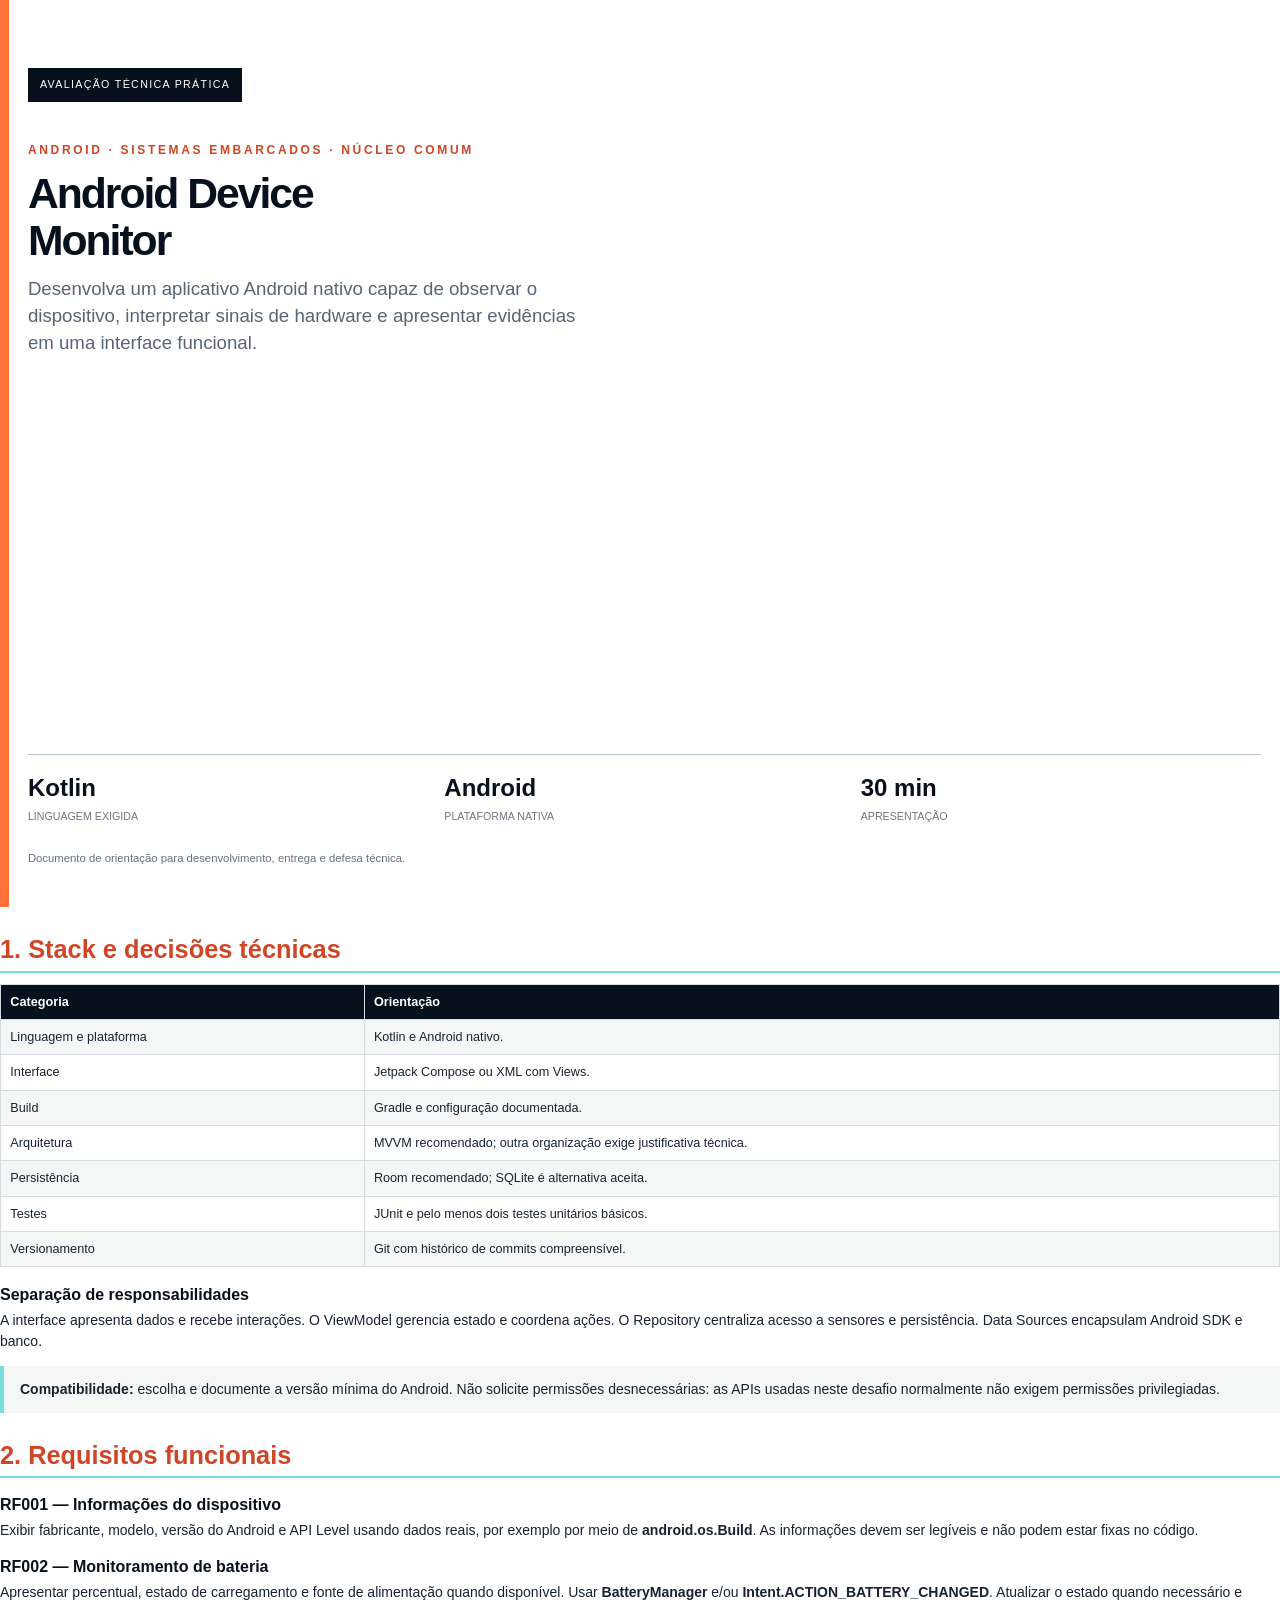
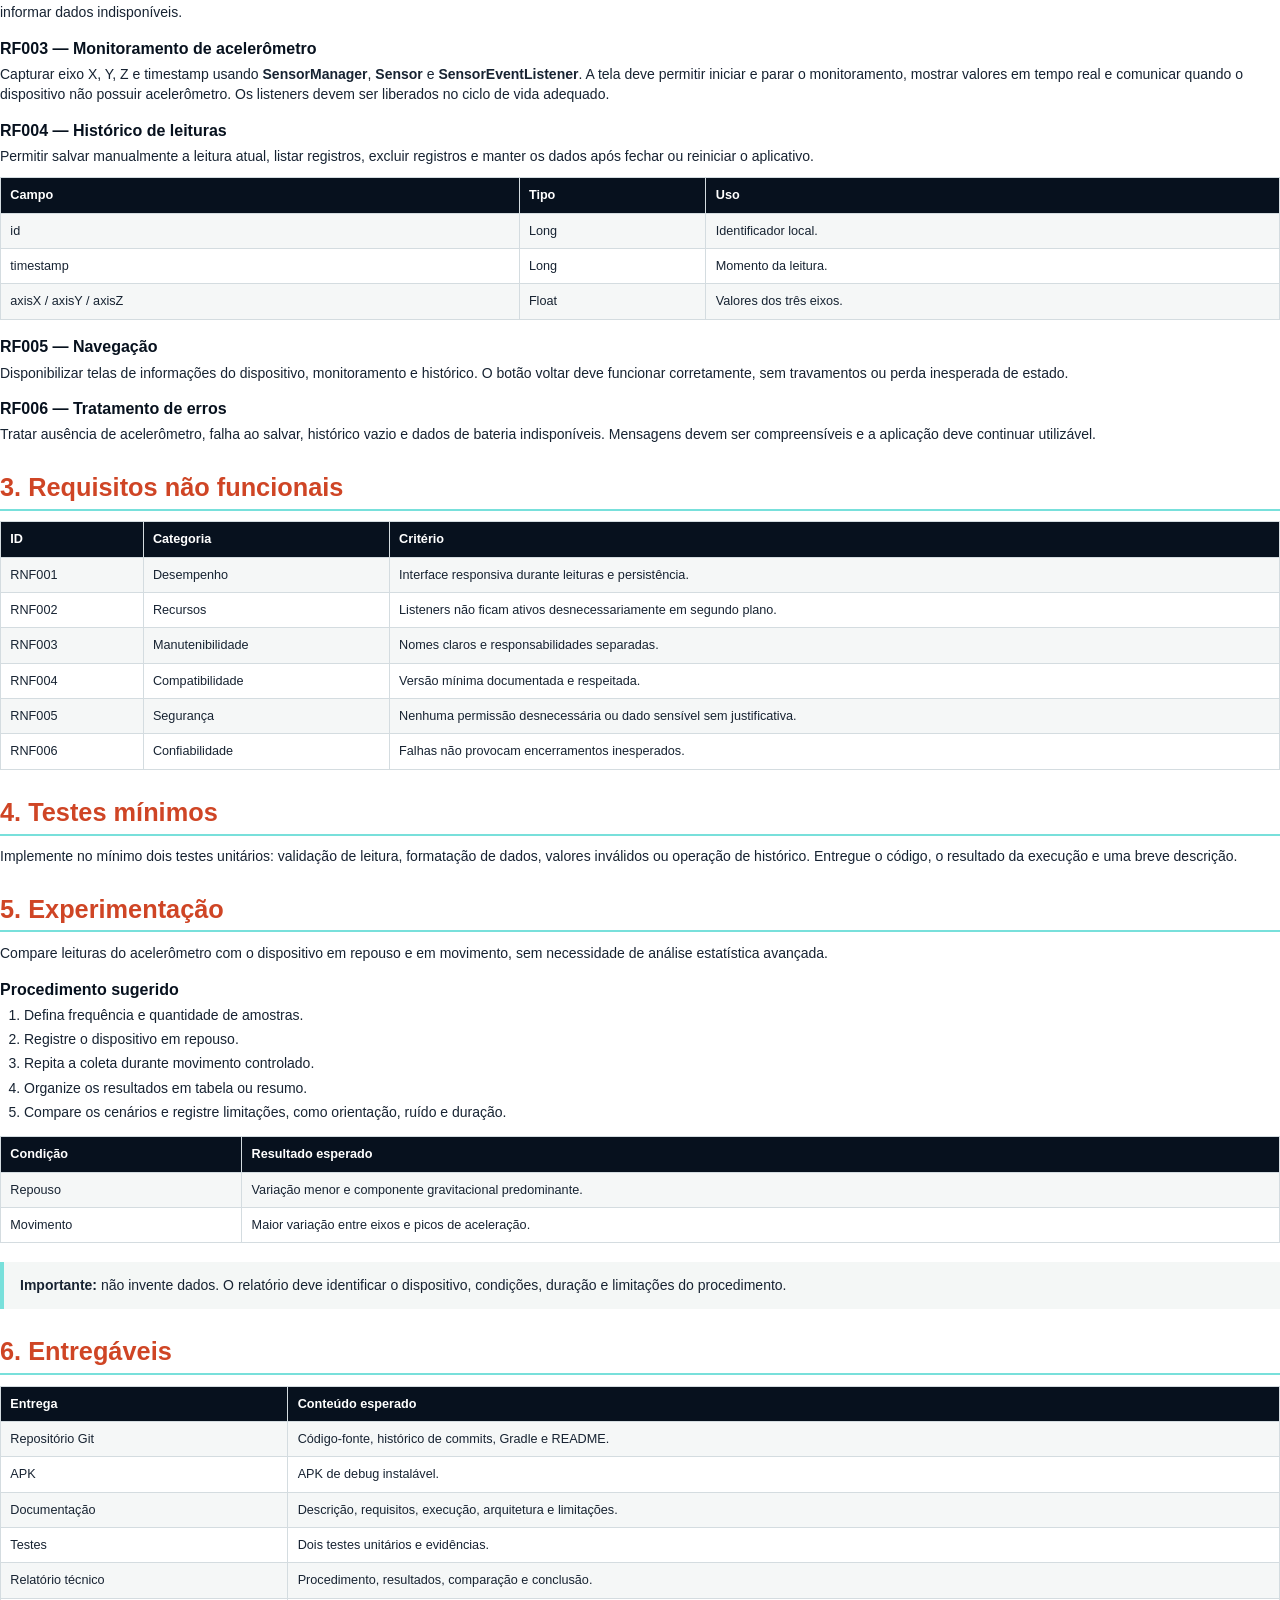
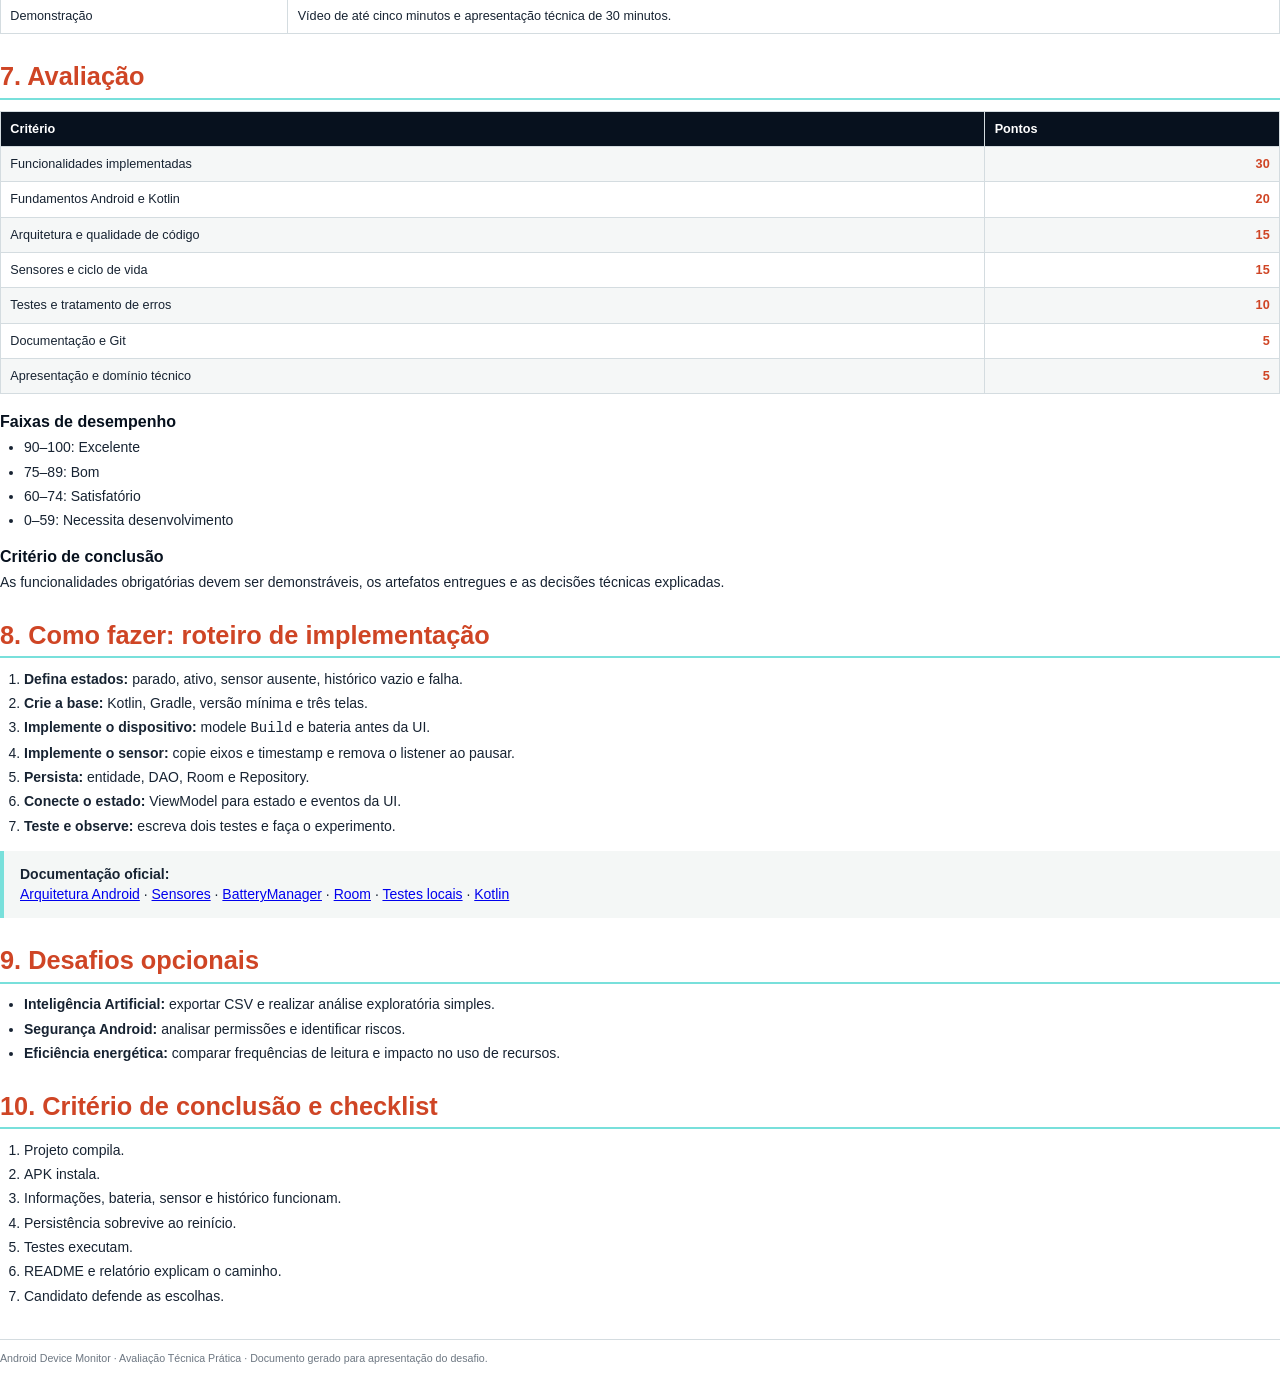
<file: docs/android-device-monitor-desafio.html>
<!doctype html>
<html lang="pt-BR">
<head>
  <meta charset="utf-8" />
  <title>Android Device Monitor — Desafio técnico</title>
  <style>
    @page{size:A4;margin:18mm 16mm}*{box-sizing:border-box}body{font-family:Arial,Helvetica,sans-serif;color:#172332;font-size:10.5pt;line-height:1.45;margin:0}h1,h2,h3{line-height:1.1}h1{font-size:32pt;color:#07111e;margin:0 0 8pt;letter-spacing:-1.5pt}h2{font-size:19pt;color:#cf4525;margin:22pt 0 8pt;border-bottom:2px solid #78e0db;padding-bottom:5pt}h3{font-size:12pt;color:#07111e;margin:13pt 0 4pt}p{margin:5pt 0 8pt}ul,ol{margin-top:5pt;padding-left:18pt}li{margin:3pt 0}.cover{min-height:240mm;display:flex;flex-direction:column;justify-content:space-between;padding:18mm 5mm 8mm;border-left:9px solid #ff7138}.kicker{font-size:9pt;letter-spacing:2pt;text-transform:uppercase;color:#cf4525;font-weight:bold}.subtitle{font-size:14pt;color:#566575;max-width:430pt}.meta{display:grid;grid-template-columns:repeat(3,1fr);gap:12pt;border-top:1px solid #b9c3cb;padding-top:12pt}.meta strong{display:block;font-size:18pt;color:#07111e}.meta span{font-size:8pt;color:#6d7782;text-transform:uppercase}.tag{display:inline-block;background:#07111e;color:#fff;padding:7pt 9pt;font-size:8pt;letter-spacing:1pt;text-transform:uppercase}.two-col{display:grid;grid-template-columns:1fr 1fr;gap:20pt}.callout{background:#f4f7f6;border-left:4px solid #78e0db;padding:10pt 12pt;margin:11pt 0}.table{width:100%;border-collapse:collapse;margin:8pt 0 14pt;font-size:9.5pt}.table th{background:#07111e;color:#fff;text-align:left;font-weight:bold}.table th,.table td{padding:6pt 7pt;border:1px solid #d4dce0;vertical-align:top}.table tr:nth-child(even) td{background:#f5f7f7}.page-break{break-before:page}.small{font-size:8.5pt;color:#64717e}.score{font-weight:bold;color:#cf4525;text-align:right;white-space:nowrap}.footer-note{margin-top:25pt;padding-top:8pt;border-top:1px solid #d4dce0;font-size:8pt;color:#6d7782}
  </style>
</head>
<body>
  <section class="cover"><div><span class="tag">Avaliação técnica prática</span><p class="kicker" style="margin-top:30pt">Android · sistemas embarcados · núcleo comum</p><h1>Android Device<br/>Monitor</h1><p class="subtitle">Desenvolva um aplicativo Android nativo capaz de observar o dispositivo, interpretar sinais de hardware e apresentar evidências em uma interface funcional.</p></div><div><div class="meta"><div><strong>Kotlin</strong><span>linguagem exigida</span></div><div><strong>Android</strong><span>plataforma nativa</span></div><div><strong>30 min</strong><span>apresentação</span></div></div><p class="small" style="margin-top:18pt">Documento de orientação para desenvolvimento, entrega e defesa técnica.</p></div></section>
  <section class="page-break"><h2>1. Stack e decisões técnicas</h2><table class="table"><tr><th>Categoria</th><th>Orientação</th></tr><tr><td>Linguagem e plataforma</td><td>Kotlin e Android nativo.</td></tr><tr><td>Interface</td><td>Jetpack Compose ou XML com Views.</td></tr><tr><td>Build</td><td>Gradle e configuração documentada.</td></tr><tr><td>Arquitetura</td><td>MVVM recomendado; outra organização exige justificativa técnica.</td></tr><tr><td>Persistência</td><td>Room recomendado; SQLite é alternativa aceita.</td></tr><tr><td>Testes</td><td>JUnit e pelo menos dois testes unitários básicos.</td></tr><tr><td>Versionamento</td><td>Git com histórico de commits compreensível.</td></tr></table><h3>Separação de responsabilidades</h3><p>A interface apresenta dados e recebe interações. O ViewModel gerencia estado e coordena ações. O Repository centraliza acesso a sensores e persistência. Data Sources encapsulam Android SDK e banco.</p><div class="callout"><strong>Compatibilidade:</strong> escolha e documente a versão mínima do Android. Não solicite permissões desnecessárias: as APIs usadas neste desafio normalmente não exigem permissões privilegiadas.</div></section>
  <section class="page-break"><h2>2. Requisitos funcionais</h2><h3>RF001 — Informações do dispositivo</h3><p>Exibir fabricante, modelo, versão do Android e API Level usando dados reais, por exemplo por meio de <strong>android.os.Build</strong>. As informações devem ser legíveis e não podem estar fixas no código.</p><h3>RF002 — Monitoramento de bateria</h3><p>Apresentar percentual, estado de carregamento e fonte de alimentação quando disponível. Usar <strong>BatteryManager</strong> e/ou <strong>Intent.ACTION_BATTERY_CHANGED</strong>. Atualizar o estado quando necessário e informar dados indisponíveis.</p><h3>RF003 — Monitoramento de acelerômetro</h3><p>Capturar eixo X, Y, Z e timestamp usando <strong>SensorManager</strong>, <strong>Sensor</strong> e <strong>SensorEventListener</strong>. A tela deve permitir iniciar e parar o monitoramento, mostrar valores em tempo real e comunicar quando o dispositivo não possuir acelerômetro. Os listeners devem ser liberados no ciclo de vida adequado.</p><h3>RF004 — Histórico de leituras</h3><p>Permitir salvar manualmente a leitura atual, listar registros, excluir registros e manter os dados após fechar ou reiniciar o aplicativo.</p><table class="table"><tr><th>Campo</th><th>Tipo</th><th>Uso</th></tr><tr><td>id</td><td>Long</td><td>Identificador local.</td></tr><tr><td>timestamp</td><td>Long</td><td>Momento da leitura.</td></tr><tr><td>axisX / axisY / axisZ</td><td>Float</td><td>Valores dos três eixos.</td></tr></table><h3>RF005 — Navegação</h3><p>Disponibilizar telas de informações do dispositivo, monitoramento e histórico. O botão voltar deve funcionar corretamente, sem travamentos ou perda inesperada de estado.</p><h3>RF006 — Tratamento de erros</h3><p>Tratar ausência de acelerômetro, falha ao salvar, histórico vazio e dados de bateria indisponíveis. Mensagens devem ser compreensíveis e a aplicação deve continuar utilizável.</p></section>
  <section><h2>3. Requisitos não funcionais</h2><table class="table"><tr><th>ID</th><th>Categoria</th><th>Critério</th></tr><tr><td>RNF001</td><td>Desempenho</td><td>Interface responsiva durante leituras e persistência.</td></tr><tr><td>RNF002</td><td>Recursos</td><td>Listeners não ficam ativos desnecessariamente em segundo plano.</td></tr><tr><td>RNF003</td><td>Manutenibilidade</td><td>Nomes claros e responsabilidades separadas.</td></tr><tr><td>RNF004</td><td>Compatibilidade</td><td>Versão mínima documentada e respeitada.</td></tr><tr><td>RNF005</td><td>Segurança</td><td>Nenhuma permissão desnecessária ou dado sensível sem justificativa.</td></tr><tr><td>RNF006</td><td>Confiabilidade</td><td>Falhas não provocam encerramentos inesperados.</td></tr></table><h2>4. Testes mínimos</h2><p>Implemente no mínimo dois testes unitários: validação de leitura, formatação de dados, valores inválidos ou operação de histórico. Entregue o código, o resultado da execução e uma breve descrição.</p></section>
  <section class="page-break"><h2>5. Experimentação</h2><p>Compare leituras do acelerômetro com o dispositivo em repouso e em movimento, sem necessidade de análise estatística avançada.</p><h3>Procedimento sugerido</h3><ol><li>Defina frequência e quantidade de amostras.</li><li>Registre o dispositivo em repouso.</li><li>Repita a coleta durante movimento controlado.</li><li>Organize os resultados em tabela ou resumo.</li><li>Compare os cenários e registre limitações, como orientação, ruído e duração.</li></ol><table class="table"><tr><th>Condição</th><th>Resultado esperado</th></tr><tr><td>Repouso</td><td>Variação menor e componente gravitacional predominante.</td></tr><tr><td>Movimento</td><td>Maior variação entre eixos e picos de aceleração.</td></tr></table><div class="callout"><strong>Importante:</strong> não invente dados. O relatório deve identificar o dispositivo, condições, duração e limitações do procedimento.</div><h2>6. Entregáveis</h2><table class="table"><tr><th>Entrega</th><th>Conteúdo esperado</th></tr><tr><td>Repositório Git</td><td>Código-fonte, histórico de commits, Gradle e README.</td></tr><tr><td>APK</td><td>APK de debug instalável.</td></tr><tr><td>Documentação</td><td>Descrição, requisitos, execução, arquitetura e limitações.</td></tr><tr><td>Testes</td><td>Dois testes unitários e evidências.</td></tr><tr><td>Relatório técnico</td><td>Procedimento, resultados, comparação e conclusão.</td></tr><tr><td>Demonstração</td><td>Vídeo de até cinco minutos e apresentação técnica de 30 minutos.</td></tr></table></section>
  <section><h2>7. Avaliação</h2><table class="table"><tr><th>Critério</th><th>Pontos</th></tr><tr><td>Funcionalidades implementadas</td><td class="score">30</td></tr><tr><td>Fundamentos Android e Kotlin</td><td class="score">20</td></tr><tr><td>Arquitetura e qualidade de código</td><td class="score">15</td></tr><tr><td>Sensores e ciclo de vida</td><td class="score">15</td></tr><tr><td>Testes e tratamento de erros</td><td class="score">10</td></tr><tr><td>Documentação e Git</td><td class="score">5</td></tr><tr><td>Apresentação e domínio técnico</td><td class="score">5</td></tr></table><h3>Faixas de desempenho</h3><ul><li>90–100: Excelente</li><li>75–89: Bom</li><li>60–74: Satisfatório</li><li>0–59: Necessita desenvolvimento</li></ul><h3>Critério de conclusão</h3><p>As funcionalidades obrigatórias devem ser demonstráveis, os artefatos entregues e as decisões técnicas explicadas.</p><h2>8. Como fazer: roteiro de implementação</h2><ol><li><strong>Defina estados:</strong> parado, ativo, sensor ausente, histórico vazio e falha.</li><li><strong>Crie a base:</strong> Kotlin, Gradle, versão mínima e três telas.</li><li><strong>Implemente o dispositivo:</strong> modele <code>Build</code> e bateria antes da UI.</li><li><strong>Implemente o sensor:</strong> copie eixos e timestamp e remova o listener ao pausar.</li><li><strong>Persista:</strong> entidade, DAO, Room e Repository.</li><li><strong>Conecte o estado:</strong> ViewModel para estado e eventos da UI.</li><li><strong>Teste e observe:</strong> escreva dois testes e faça o experimento.</li></ol><div class="callout"><strong>Documentação oficial:</strong><br/><a href="https://developer.android.com/topic/architecture">Arquitetura Android</a> · <a href="https://developer.android.com/develop/sensors-and-location/sensors/sensors_overview">Sensores</a> · <a href="https://developer.android.com/reference/android/os/BatteryManager">BatteryManager</a> · <a href="https://developer.android.com/training/data-storage/room">Room</a> · <a href="https://developer.android.com/training/testing/local-tests">Testes locais</a> · <a href="https://kotlinlang.org/docs/">Kotlin</a></div><h2>9. Desafios opcionais</h2><ul><li><strong>Inteligência Artificial:</strong> exportar CSV e realizar análise exploratória simples.</li><li><strong>Segurança Android:</strong> analisar permissões e identificar riscos.</li><li><strong>Eficiência energética:</strong> comparar frequências de leitura e impacto no uso de recursos.</li></ul><h2>10. Critério de conclusão e checklist</h2><ol><li>Projeto compila.</li><li>APK instala.</li><li>Informações, bateria, sensor e histórico funcionam.</li><li>Persistência sobrevive ao reinício.</li><li>Testes executam.</li><li>README e relatório explicam o caminho.</li><li>Candidato defende as escolhas.</li></ol><p class="footer-note">Android Device Monitor · Avaliação Técnica Prática · Documento gerado para apresentação do desafio.</p></section>
</body>
</html>
</file>
<file: styles.css>
:root{--ink:#07111e;--paper:#eef2ee;--muted:#89929c;--orange:#ff7138;--cyan:#78e0db;--line:rgba(238,242,238,.15);--mono:'DM Mono',monospace;--sans:'Space Grotesk',sans-serif}*{box-sizing:border-box}html{scroll-behavior:smooth}body{margin:0;background:var(--ink);color:var(--paper);font-family:var(--sans);overflow-x:hidden}body:before{content:"";position:fixed;inset:0;z-index:-2;background:radial-gradient(circle at 78% 8%,rgba(255,113,56,.13),transparent 24%),radial-gradient(circle at 18% 64%,rgba(120,224,219,.06),transparent 26%),var(--ink)}.grain{position:fixed;inset:0;z-index:10;pointer-events:none;opacity:.08;background-image:url("data:image/svg+xml,%3Csvg xmlns='http://www.w3.org/2000/svg' width='180' height='180'%3E%3Cfilter id='n'%3E%3CfeTurbulence type='fractalNoise' baseFrequency='.8' numOctaves='3'/%3E%3C/filter%3E%3Crect width='100%25' height='100%25' filter='url(%23n)' opacity='.35'/%3E%3C/svg%3E")}a{color:inherit;text-decoration:none}.cursor-glow{position:fixed;z-index:-1;width:320px;height:320px;border-radius:50%;background:radial-gradient(circle,rgba(255,113,56,.08),transparent 68%);pointer-events:none;transition:transform .2s ease-out;top:0;left:0}.section-shell{width:min(1180px,calc(100% - 80px));margin:0 auto}.site-header{height:90px;display:flex;align-items:center;justify-content:space-between;width:min(1260px,calc(100% - 64px));margin:auto;position:relative;z-index:20}.brand{display:flex;gap:12px;align-items:center;font-family:var(--mono);font-weight:500;letter-spacing:.08em}.brand-dot{color:var(--orange)}.brand-mark{display:flex;align-items:flex-end;gap:3px;height:18px}.brand-mark i{display:block;width:4px;background:var(--orange);border-radius:1px}.brand-mark i:nth-child(1){height:8px}.brand-mark i:nth-child(2){height:14px}.brand-mark i:nth-child(3){height:18px}.top-nav{display:flex;gap:38px;margin-left:70px;color:var(--muted);font-size:12px;font-family:var(--mono);text-transform:uppercase;letter-spacing:.07em}.top-nav a:hover,.text-link:hover{color:var(--orange)}.nav-cta{font-family:var(--mono);font-size:11px;border:1px solid var(--line);padding:11px 15px;text-transform:uppercase;letter-spacing:.06em;transition:.25s}.nav-cta:hover{border-color:var(--orange);color:var(--orange)}.hero{min-height:730px;display:grid;grid-template-columns:52% 48%;align-items:center;position:relative}.hero:after{content:"";position:absolute;left:0;right:0;bottom:0;height:1px;background:var(--line)}.eyebrow,.section-index{font:500 11px var(--mono);letter-spacing:.12em;text-transform:uppercase;color:var(--muted)}.status-dot,.live-label i{display:inline-block;width:7px;height:7px;border-radius:50%;background:var(--cyan);box-shadow:0 0 0 5px rgba(120,224,219,.1);margin-right:10px}.hero h1{font-size:clamp(70px,9vw,124px);line-height:.87;letter-spacing:-.09em;margin:32px 0 30px;font-weight:600}.hero h1 em,.section-heading em,.score-heading em,.final-cta em{font-style:normal;color:var(--orange)}.hero-lead{max-width:450px;color:var(--muted);font-size:16px;line-height:1.55}.hero-actions{display:flex;align-items:center;gap:25px;margin-top:34px}.button{font-family:var(--mono);font-size:11px;letter-spacing:.06em;text-transform:uppercase;padding:16px 18px;display:inline-flex;gap:24px;align-items:center}.button-primary{background:var(--orange);color:var(--ink);transition:.25s}.button-primary:hover{background:#ff8e60;transform:translateY(-3px);box-shadow:0 14px 30px rgba(255,113,56,.2)}.text-link{font:11px var(--mono);color:var(--paper);text-transform:uppercase;letter-spacing:.04em}.text-link span,.button span{color:var(--orange);font-size:15px}.button-primary span{color:var(--ink)}.hero-stats{display:flex;gap:38px;margin-top:72px}.hero-stats div{display:flex;flex-direction:column;gap:7px}.hero-stats strong{font-size:17px;font-weight:500}.hero-stats span{font:10px var(--mono);color:var(--muted);text-transform:uppercase}.hero-visual{height:570px;position:relative;perspective:1000px}.phone-tilt{width:260px;height:485px;position:absolute;left:50%;top:50%;transform:translate(-50%,-50%) rotateY(-21deg) rotateX(8deg) rotateZ(7deg);transform-style:preserve-3d;transition:transform .25s ease-out}.phone-face{width:100%;height:100%;border-radius:26px;border:1px solid rgba(120,224,219,.55);background:linear-gradient(145deg,#163049,#091522 53%,#12283c);padding:26px 20px;box-shadow:-35px 35px 55px rgba(0,0,0,.5),inset 0 0 0 5px rgba(255,255,255,.025),0 0 50px rgba(120,224,219,.1);transform:translateZ(18px)}.phone-face:before{content:"";position:absolute;inset:9px;border-radius:20px;border:1px solid rgba(255,255,255,.08);pointer-events:none}.phone-camera{height:5px;width:45px;border-radius:5px;background:#03070b;margin:0 auto 40px;opacity:.8}.phone-ui-top,.phone-foot{display:flex;justify-content:space-between;font:8px var(--mono);color:var(--muted)}.waveform{height:130px;display:flex;align-items:center;gap:6px;margin:23px 2px;border-top:1px solid rgba(120,224,219,.12);border-bottom:1px solid rgba(120,224,219,.12)}.waveform i{width:7px;background:var(--orange);display:block;border-radius:10px;animation:bars 1.5s ease-in-out infinite alternate}.waveform i:nth-child(1){height:30%}.waveform i:nth-child(2){height:55%;animation-delay:.1s}.waveform i:nth-child(3){height:38%;animation-delay:.2s}.waveform i:nth-child(4){height:78%;animation-delay:.3s}.waveform i:nth-child(5){height:44%;animation-delay:.4s}.waveform i:nth-child(6){height:96%;animation-delay:.5s}.waveform i:nth-child(7){height:50%;animation-delay:.6s}.waveform i:nth-child(8){height:68%;animation-delay:.7s}.waveform i:nth-child(9){height:34%;animation-delay:.8s}.waveform i:nth-child(10){height:82%;animation-delay:.9s}.waveform i:nth-child(11){height:42%;animation-delay:1s}.waveform i:nth-child(12){height:63%;animation-delay:1.1s}.axis-readout{display:grid;grid-template-columns:repeat(3,1fr);gap:10px}.axis-readout div{display:flex;flex-direction:column;gap:8px}.axis-readout span{font:9px var(--mono);color:var(--cyan)}.axis-readout b{font:14px var(--mono);font-weight:400}.phone-line{height:1px;background:var(--line);margin:37px 0 14px}.live-label{color:var(--cyan)}.signal,.telemetry-chip{position:absolute;font:11px var(--mono);background:rgba(8,17,31,.8);border:1px solid var(--line);backdrop-filter:blur(10px);padding:10px 13px;color:var(--muted)}.signal b{color:var(--cyan);font-weight:400}.signal-a{top:21%;left:1%;animation:float 4s ease-in-out infinite}.signal-b{right:0;bottom:23%;animation:float 4s ease-in-out 1s infinite}.telemetry-chip{bottom:4%;left:12%;display:grid;grid-template-columns:1fr auto;gap:4px 22px;border-left:2px solid var(--orange)}.telemetry-chip span{font-size:9px;color:var(--orange)}.telemetry-chip b{color:var(--paper);font-size:18px;font-weight:400}.telemetry-chip small{grid-column:1/-1;color:var(--muted);font-size:9px}.orbit{position:absolute;border:1px solid rgba(120,224,219,.22);border-radius:50%;left:50%;top:50%;transform:translate(-50%,-50%) rotateX(62deg) rotateZ(-25deg);animation:spin 14s linear infinite}.orbit-a{width:520px;height:270px}.orbit-b{width:440px;height:230px;transform:translate(-50%,-50%) rotateX(62deg) rotateZ(45deg);animation-duration:18s;animation-direction:reverse;border-color:rgba(255,113,56,.22)}.hero-crosshair{position:absolute;right:10%;top:14%;font:24px var(--mono);color:var(--orange)}.marquee-band{overflow:hidden;border-top:1px solid var(--line);border-bottom:1px solid var(--line);color:var(--orange);font:12px var(--mono);letter-spacing:.12em;white-space:nowrap}.marquee-track{padding:18px 0;animation:marquee 28s linear infinite;display:inline-block}.marquee-track span{color:var(--cyan);margin:0 22px}.brief,.requirements,.architecture,.score,.deliverables{padding:140px 0}.section-index{color:var(--orange);margin-bottom:48px}.brief-grid{display:grid;grid-template-columns:55% 45%;margin-bottom:90px}.brief h2,.section-heading h2,.architecture h2,.score h2,.deliverables h2{font-size:clamp(48px,6vw,78px);line-height:.95;letter-spacing:-.07em;margin:0;font-weight:500}.brief h2 span,.architecture h2 span,.deliverables h2 span{color:var(--cyan)}.brief-body{max-width:420px;justify-self:end}.brief-body p,.architecture-copy p,.deliverable-copy p,.section-heading p,.score-heading p{font-size:16px;line-height:1.55;margin:0 0 22px;color:var(--paper)}.brief-body .muted,.architecture-copy p,.deliverable-copy p,.section-heading p,.score-heading p{color:var(--muted)}.principles{display:grid;grid-template-columns:repeat(3,1fr);border-top:1px solid var(--line)}.principle-card{padding:25px 25px 24px 0;border-right:1px solid var(--line);min-height:260px;position:relative}.principle-card:nth-child(2),.principle-card:nth-child(3){padding-left:25px}.principle-card:last-child{border-right:0}.card-number{font:10px var(--mono);color:var(--orange)}.card-icon{font-size:54px;color:var(--cyan);font-family:serif;margin:34px 0 20px}.icon-wave{color:var(--orange)}.principle-card h3{font-size:20px;font-weight:500;margin:0 0 10px}.principle-card p{color:var(--muted);line-height:1.45;font-size:13px;max-width:250px;margin:0}.section-heading,.score-heading{display:grid;grid-template-columns:55% 45%;align-items:end;margin-bottom:72px}.section-heading p,.score-heading p{max-width:350px;justify-self:end}.requirement-list{border-top:1px solid var(--line)}.requirement-row{display:grid;grid-template-columns:90px 1fr 150px 30px;align-items:center;gap:20px;border-bottom:1px solid var(--line);padding:24px 10px;transition:.3s}.requirement-row:hover,.requirement-highlight{background:rgba(255,113,56,.06)}.req-id,.req-api{font:10px var(--mono);color:var(--orange)}.req-main h3{font-size:18px;margin:0 0 7px;font-weight:500}.req-main p{margin:0;color:var(--muted);font-size:13px}.req-api{color:var(--muted);font-size:9px}.req-arrow{font-size:19px;color:var(--orange);text-align:right}.live-pill{font:9px var(--mono);border:1px solid var(--orange);color:var(--orange);padding:4px 6px;vertical-align:middle;margin-left:8px}.architecture{background:radial-gradient(circle at 82% 45%,rgba(120,224,219,.08),transparent 30%)}.architecture-layout,.deliverable-grid{display:grid;grid-template-columns:38% 62%;align-items:center}.architecture-copy{max-width:350px}.architecture-copy .text-link{display:inline-block;margin-top:24px}.architecture-map{height:500px;position:relative}.map-node{position:absolute;width:150px;height:86px;border:1px solid var(--line);background:rgba(11,23,39,.75);padding:14px;display:flex;flex-direction:column;gap:5px;z-index:2}.map-node:after{content:"";position:absolute;inset:4px;border:1px solid rgba(120,224,219,.08);pointer-events:none}.map-node small{font:9px var(--mono);color:var(--orange)}.map-node strong{font:11px var(--mono);color:var(--paper);font-weight:400}.map-node span{font:10px var(--mono);color:var(--muted)}.node-ui{left:2%;top:12%}.node-vm{right:5%;top:2%}.node-repo{left:9%;bottom:13%}.node-data{right:0;bottom:22%}.map-center{position:absolute;left:50%;top:48%;transform:translate(-50%,-50%);width:150px;height:150px;border-radius:50%;border:1px solid var(--orange);display:grid;place-items:center;text-align:center;font:11px var(--mono);color:var(--cyan);background:radial-gradient(circle,rgba(255,113,56,.2),transparent 65%);box-shadow:0 0 60px rgba(255,113,56,.12)}.center-ring{position:absolute;inset:-15px;border:1px dashed rgba(120,224,219,.4);border-radius:50%;animation:spin 15s linear infinite}.map-line{height:1px;background:linear-gradient(90deg,transparent,var(--cyan),transparent);position:absolute;transform-origin:left;opacity:.5}.line-one{width:290px;top:32%;left:25%;transform:rotate(-22deg)}.line-two{width:300px;top:62%;left:25%;transform:rotate(20deg)}.score{border-top:1px solid var(--line)}.score-layout{display:grid;grid-template-columns:35% 65%;align-items:center}.score-chart{display:flex;align-items:center;gap:35px}.donut{width:190px;height:190px;border-radius:50%;background:conic-gradient(var(--orange) 0 58%,var(--cyan) 58% 86%,#2c4050 86% 100%);display:grid;place-items:center;position:relative}.donut:after{content:"";position:absolute;inset:10px;background:var(--ink);border-radius:50%}.donut div{z-index:1;text-align:center;display:flex;flex-direction:column}.donut strong{font-size:40px;font-weight:500;letter-spacing:-.08em}.donut span{font:9px var(--mono);color:var(--muted)}.chart-caption{font:11px var(--mono);color:var(--muted);line-height:1.5}.score-bars{display:flex;flex-direction:column;gap:18px}.score-item>div{display:flex;justify-content:space-between;font:11px var(--mono);color:var(--muted);margin-bottom:8px}.score-item b{color:var(--paper);font-weight:400}.score-item>i{display:block;height:3px;background:rgba(255,255,255,.1);overflow:hidden}.score-item em{display:block;width:var(--w);height:100%;background:var(--orange);animation:load 1.2s ease both}.score-item:nth-child(even) em{background:var(--cyan)}.deliverable-grid{grid-template-columns:42% 58%}.deliverable-copy{max-width:350px}.deliverable-orbit{height:400px;position:relative;border:1px dashed rgba(120,224,219,.25);border-radius:50%;width:400px;justify-self:center;animation:slow-breathe 6s ease-in-out infinite}.deliverable-orbit:before,.deliverable-orbit:after{content:"";position:absolute;border:1px solid rgba(255,113,56,.22);border-radius:50%;inset:40px;transform:rotate(45deg)}.deliverable-orbit:after{inset:85px;border-color:rgba(120,224,219,.22);transform:rotate(-30deg)}.orbit-core{position:absolute;left:50%;top:50%;transform:translate(-50%,-50%);height:130px;width:130px;border-radius:50%;display:grid;place-items:center;text-align:center;background:var(--orange);color:var(--ink);font:16px var(--mono);line-height:1.1;box-shadow:0 0 50px rgba(255,113,56,.27)}.orbit-core b{font-size:28px}.orbit-label{position:absolute;font:10px var(--mono);background:var(--ink);border:1px solid var(--line);padding:8px 10px;z-index:2}.label-repo{top:23px;left:50%;transform:translateX(-50%);color:var(--cyan)}.label-apk{right:-15px;top:45%;color:var(--orange)}.label-doc{bottom:50px;right:55px;color:var(--cyan)}.label-test{bottom:48px;left:50px;color:var(--orange)}.label-report{left:-35px;top:45%;color:var(--cyan)}.experiment{padding:0 0 140px}.experiment-card{border:1px solid var(--orange);padding:60px 70px;position:relative;overflow:hidden;background:linear-gradient(110deg,rgba(255,113,56,.07),transparent 50%)}.experiment-card:after{content:"";position:absolute;width:450px;height:450px;border-radius:50%;border:1px solid rgba(255,113,56,.2);right:-100px;top:-200px}.experiment-tag{font:10px var(--mono);color:var(--orange);letter-spacing:.13em}.experiment-card h2{font-size:52px;letter-spacing:-.06em;font-weight:500;margin:25px 0 14px}.experiment-card h2 span{color:var(--orange);font-style:italic}.experiment-card p{color:var(--muted);max-width:520px;line-height:1.5}.experiment-data{display:flex;align-items:center;gap:60px;margin-top:40px}.experiment-data>div:not(.data-divider){display:flex;flex-direction:column;gap:7px}.experiment-data span{font:9px var(--mono);color:var(--muted)}.experiment-data strong{font:17px var(--mono);font-weight:400}.data-divider{font-size:28px;color:var(--orange)}.mini-wave{display:block;width:145px;height:25px;background:linear-gradient(90deg,transparent 0 4%,var(--cyan) 4% 5%,transparent 5% 9%,var(--cyan) 9% 10%,transparent 10% 16%,var(--cyan) 16% 17%,transparent 17% 25%,var(--cyan) 25% 26%,transparent 26% 34%,var(--cyan) 34% 35%,transparent 35% 43%,var(--cyan) 43% 44%,transparent 44% 53%,var(--cyan) 53% 54%,transparent 54% 60%,var(--cyan) 60% 61%,transparent 61% 70%,var(--cyan) 70% 71%,transparent 71% 83%,var(--cyan) 83% 84%,transparent 84%);opacity:.7}.wave-motion{background:linear-gradient(90deg,transparent 0 3%,var(--orange) 3% 5%,transparent 5% 8%,var(--orange) 8% 10%,transparent 10% 14%,var(--orange) 14% 17%,transparent 17% 20%,var(--orange) 20% 23%,transparent 23% 29%,var(--orange) 29% 31%,transparent 31% 34%,var(--orange) 34% 40%,transparent 40% 44%,var(--orange) 44% 49%,transparent 49% 54%,var(--orange) 54% 57%,transparent 57% 63%,var(--orange) 63% 68%,transparent 68% 75%,var(--orange) 75% 78%,transparent 78% 83%,var(--orange) 83% 88%,transparent 88%)}.final-cta{text-align:center;padding:130px 0 150px;position:relative}.final-cta h2{font-size:clamp(58px,8vw,108px);line-height:.9;letter-spacing:-.08em;margin:28px 0 40px;font-weight:500}.final-cta .hero-actions{justify-content:center}.final-orb{position:absolute;width:400px;height:400px;border-radius:50%;border:1px solid rgba(120,224,219,.12);left:50%;top:50%;transform:translate(-50%,-45%);z-index:-1}.final-orb:before{content:"";position:absolute;inset:50px;border:1px solid rgba(255,113,56,.15);border-radius:50%;animation:spin 18s linear infinite}.site-footer{border-top:1px solid var(--line);height:100px;display:flex;align-items:center;justify-content:space-between;color:var(--muted);font:10px var(--mono)}.reveal{opacity:0;transform:translateY(20px);transition:opacity .8s ease,transform .8s ease}.reveal.is-visible{opacity:1;transform:translateY(0)}.reveal-delay{transition-delay:.15s}.reveal-delay-2{transition-delay:.3s}@keyframes bars{to{transform:scaleY(.6);opacity:.6}}@keyframes spin{to{transform:translate(-50%,-50%) rotateX(62deg) rotateZ(335deg)}}@keyframes float{0%,100%{transform:translateY(0)}50%{transform:translateY(-9px)}}@keyframes marquee{to{transform:translateX(-50%)}}@keyframes load{from{width:0}}@keyframes slow-breathe{0%,100%{transform:rotate(0) scale(1)}50%{transform:rotate(5deg) scale(1.02)}}@media(max-width:800px){.section-shell{width:min(100% - 40px,600px)}.site-header{width:calc(100% - 40px);height:72px}.top-nav{display:none}.nav-cta{padding:9px;font-size:9px}.hero{display:flex;flex-direction:column;align-items:flex-start;padding-top:60px;min-height:auto}.hero h1{font-size:75px}.hero-visual{width:100%;height:570px}.hero-stats{margin:50px 0 0;gap:18px}.hero-stats strong{font-size:14px}.hero-stats span{font-size:8px}.brief,.requirements,.architecture,.score,.deliverables{padding:90px 0}.brief-grid,.section-heading,.architecture-layout,.score-layout,.deliverable-grid{display:flex;flex-direction:column;gap:45px;align-items:flex-start}.brief-body,.section-heading p,.score-heading p{justify-self:auto;max-width:none}.principles{display:block}.principle-card,.principle-card:nth-child(2),.principle-card:nth-child(3){padding:25px 0;border-right:0;border-bottom:1px solid var(--line);min-height:auto}.requirement-row{grid-template-columns:55px 1fr 25px;gap:9px}.req-api{display:none}.req-main h3{font-size:15px}.req-main p{font-size:11px}.architecture-map{width:100%;height:430px}.map-node{width:125px}.node-ui{left:0}.node-vm{right:0}.node-repo{left:0}.node-data{right:0}.map-center{width:120px;height:120px}.line-one,.line-two{width:180px}.score-chart{width:100%;justify-content:center}.score-bars{width:100%}.deliverable-orbit{width:320px;height:320px;align-self:center}.label-report{left:-15px}.label-apk{right:-25px}.experiment-card{padding:35px 25px}.experiment-card h2{font-size:39px}.experiment-data{gap:20px}.experiment-data strong{font-size:13px}.mini-wave{width:90px}.site-footer{height:auto;padding:28px 0;gap:18px;align-items:flex-start;flex-direction:column}.final-cta{padding:100px 0}.final-cta .hero-actions{flex-direction:column;gap:20px}}
 .ui-example{padding:140px 0;border-top:1px solid var(--line)}.ui-showcase{display:grid;grid-template-columns:1fr 430px;gap:80px;align-items:center}.ui-notes{display:flex;flex-direction:column;gap:28px;max-width:360px}.ui-note{display:grid;grid-template-columns:42px 1fr;gap:18px;border-top:1px solid var(--line);padding-top:18px}.ui-note>span{font:10px var(--mono);color:var(--orange)}.ui-note strong{font-size:17px;font-weight:500}.ui-note p{font-size:13px;line-height:1.5;color:var(--muted);margin:8px 0 0}.ui-device{width:330px;min-height:620px;justify-self:center;border:1px solid rgba(120,224,219,.5);border-radius:28px;padding:18px 17px 12px;background:linear-gradient(155deg,#132b42,#091522 60%,#102436);box-shadow:-30px 30px 60px rgba(0,0,0,.38),0 0 50px rgba(120,224,219,.08);position:relative;overflow:hidden}.ui-device:before{content:"";position:absolute;inset:8px;border:1px solid rgba(255,255,255,.07);border-radius:22px;pointer-events:none}.ui-device-bar,.ui-appbar,.ui-tabs,.ui-live-state,.ui-reading-head,.ui-reading-values,.ui-device-card,.ui-bottom-nav{position:relative;z-index:1}.ui-device-bar{display:flex;justify-content:space-between;font:9px var(--mono);color:var(--muted);padding:1px 4px 24px}.ui-appbar{display:flex;justify-content:space-between;align-items:end}.ui-appbar small,.ui-reading-head,.ui-device-card small,.ui-reading-values small{font:8px var(--mono);color:var(--muted);letter-spacing:.04em}.ui-appbar strong{display:block;font-size:21px;font-weight:500;margin-top:5px}.ui-menu{font:18px var(--mono);color:var(--muted)}.ui-tabs{display:flex;gap:20px;border-bottom:1px solid var(--line);margin-top:24px}.ui-tabs span{padding-bottom:11px;font:10px var(--mono);color:var(--muted)}.ui-tabs .active{color:var(--cyan);border-bottom:2px solid var(--cyan)}.ui-live-state{display:flex;align-items:center;gap:11px;margin:21px 0 14px}.ui-live-state small{display:block;color:var(--cyan);font:8px var(--mono)}.ui-live-state strong{display:block;font-size:12px;font-weight:500;margin-top:4px}.ui-live-state button{margin-left:auto;background:transparent;border:1px solid rgba(255,113,56,.7);color:var(--orange);font:9px var(--mono);padding:7px 9px}.live-pulse{width:8px;height:8px;border-radius:50%;background:var(--cyan);box-shadow:0 0 0 5px rgba(120,224,219,.1);animation:pulse 1.7s ease-in-out infinite}.ui-reading-card,.ui-device-card{background:rgba(255,255,255,.045);border:1px solid rgba(255,255,255,.09);padding:15px;border-radius:9px}.ui-reading-head{display:flex;justify-content:space-between;color:var(--muted)}.ui-reading-head b{font-weight:400;color:var(--cyan);font-size:9px}.ui-reading-values{display:grid;grid-template-columns:repeat(3,1fr);gap:10px;margin-top:20px}.ui-reading-values div{display:flex;flex-direction:column;gap:6px}.ui-reading-values strong{font:18px var(--mono);font-weight:400;color:var(--paper)}.ui-reading-values span{font:8px var(--mono);color:var(--muted)}.ui-sparkline{height:42px;display:flex;align-items:center;gap:4px;border-top:1px solid rgba(120,224,219,.15);border-bottom:1px solid rgba(120,224,219,.15);margin-top:18px}.ui-sparkline i{display:block;width:5px;background:var(--orange);border-radius:4px;animation:bars 1.3s ease-in-out infinite alternate}.ui-sparkline i:nth-child(1){height:18%}.ui-sparkline i:nth-child(2){height:36%}.ui-sparkline i:nth-child(3){height:25%}.ui-sparkline i:nth-child(4){height:70%}.ui-sparkline i:nth-child(5){height:48%}.ui-sparkline i:nth-child(6){height:82%}.ui-sparkline i:nth-child(7){height:40%}.ui-sparkline i:nth-child(8){height:62%}.ui-sparkline i:nth-child(9){height:30%}.ui-sparkline i:nth-child(10){height:74%}.ui-sparkline i:nth-child(11){height:45%}.ui-sparkline i:nth-child(12){height:88%}.ui-sparkline i:nth-child(13){height:50%}.ui-sparkline i:nth-child(14){height:65%}.ui-sparkline i:nth-child(15){height:35%}.ui-sparkline i:nth-child(16){height:56%}.ui-device-card{display:grid;grid-template-columns:1fr 1fr;gap:12px;margin-top:12px}.ui-device-card div{display:flex;flex-direction:column;gap:5px}.ui-device-card strong{font:11px var(--mono);font-weight:400}.ui-save{width:100%;margin-top:14px;padding:13px;border:0;background:var(--orange);color:var(--ink);font:10px var(--mono);letter-spacing:.03em}.ui-save span{font-size:14px;margin-right:5px}.ui-bottom-nav{display:flex;justify-content:space-around;margin-top:18px;padding-top:13px;border-top:1px solid var(--line)}.ui-bottom-nav span{display:flex;flex-direction:column;align-items:center;gap:5px;font-size:15px;color:var(--muted)}.ui-bottom-nav span.selected{color:var(--cyan)}.ui-bottom-nav small{font:8px var(--mono)}@keyframes pulse{50%{transform:scale(.8);opacity:.55}}@media(max-width:800px){.ui-example{padding:90px 0}.ui-showcase{display:flex;flex-direction:column;gap:45px;align-items:stretch}.ui-notes{max-width:none}.ui-device{align-self:center;width:320px}}
 .resources{padding:140px 0;border-top:1px solid var(--line)}.resource-grid{display:grid;grid-template-columns:repeat(3,1fr);gap:1px;background:var(--line);border:1px solid var(--line)}.resource-card{min-height:250px;background:var(--ink);padding:24px;display:flex;flex-direction:column;transition:background .25s,transform .25s}.resource-card:hover{background:#0d1d2d;transform:translateY(-4px)}.resource-type{font:9px var(--mono);color:var(--orange);letter-spacing:.08em}.resource-card h3{font-size:20px;font-weight:500;margin:35px 0 11px}.resource-card p{color:var(--muted);font-size:13px;line-height:1.5;margin:0;max-width:270px}.resource-link{margin-top:auto;padding-top:26px;color:var(--cyan);font:10px var(--mono);text-transform:uppercase}.resource-link b{color:var(--orange);font-size:15px;margin-left:5px}@media(max-width:800px){.resources{padding:90px 0}.resource-grid{grid-template-columns:1fr}.resource-card{min-height:210px}}

.screenshots-section{padding:120px 0;border-top:1px solid var(--line)}.screenshots-grid{display:grid;grid-template-columns:repeat(auto-fit,minmax(260px,1fr));gap:28px;margin-top:48px}.screenshot-card{background:rgba(255,255,255,.025);border:1px solid var(--line);border-radius:18px;padding:22px;display:flex;flex-direction:column;transition:transform .3s ease,border-color .3s ease}.screenshot-card:hover{transform:translateY(-6px);border-color:var(--orange)}.screenshot-card img{width:100%;border-radius:12px;border:1px solid rgba(255,255,255,.1);box-shadow:0 14px 34px rgba(0,0,0,.55)}.screenshot-card h3{font-size:18px;margin:16px 0 8px;font-weight:500}.screenshot-card p{font-size:13px;color:var(--muted);line-height:1.5;margin:0}.screenshot-tag{font:10px var(--mono);color:var(--cyan);text-transform:uppercase;letter-spacing:.08em;margin-bottom:8px;display:block}@media(max-width:800px){.screenshots-section{padding:80px 0}.screenshots-grid{grid-template-columns:1fr}}

/* Telemetry Dashboard Component */
.telemetry-dashboard{background:rgba(255,255,255,.02);border:1px solid var(--line);border-radius:20px;padding:32px;margin-top:40px;box-shadow:0 20px 50px rgba(0,0,0,.4)}
.telemetry-stats{display:grid;grid-template-columns:repeat(4,1fr);gap:16px;margin:24px 0}
.stat-box{background:rgba(7,17,30,.8);border:1px solid var(--line);border-radius:14px;padding:16px 20px}
.stat-box small{display:block;font:11px var(--mono);color:var(--muted);text-transform:uppercase;letter-spacing:.06em}
.stat-box strong{display:block;font-size:22px;font-family:var(--mono);margin-top:6px;font-weight:600}
.telemetry-chart-wrap{background:rgba(7,17,30,.8);border:1px solid var(--line);border-radius:14px;padding:20px;margin-top:20px}
.chart-header{display:flex;justify-content:space-between;align-items:center;margin-bottom:14px;flex-wrap:wrap;gap:12px}
.chart-header span{font:13px var(--mono);color:var(--paper)}
.chart-legend{display:flex;gap:18px;font:12px var(--mono)}
.chart-legend span{display:inline-flex;align-items:center;gap:6px}
.chart-legend i{display:inline-block;width:10px;height:10px;border-radius:50%}
.telemetry-svg-container{width:100%;height:180px;position:relative}
.telemetry-svg-container svg{width:100%;height:100%}
.telemetry-table-wrap{max-height:240px;overflow-y:auto;margin-top:20px;border:1px solid var(--line);border-radius:12px}
.telemetry-table{width:100%;border-collapse:collapse;font:13px var(--mono);text-align:left}
.telemetry-table th,.telemetry-table td{padding:10px 16px;border-bottom:1px solid rgba(255,255,255,.06)}
.telemetry-table th{background:rgba(11,23,39,.95);position:sticky;top:0;color:var(--muted);font-weight:500;font-size:11px;text-transform:uppercase}
.btn-csv{display:inline-flex;align-items:center;gap:8px;background:transparent;border:1px solid var(--cyan);color:var(--cyan);border-radius:8px;padding:8px 16px;font:12px var(--mono);cursor:pointer;transition:all .2s ease;text-decoration:none}
.btn-csv:hover{background:var(--cyan);color:#07111e}
@media(max-width:800px){.telemetry-stats{grid-template-columns:repeat(2,1fr)}.telemetry-dashboard{padding:20px}}
</file>
